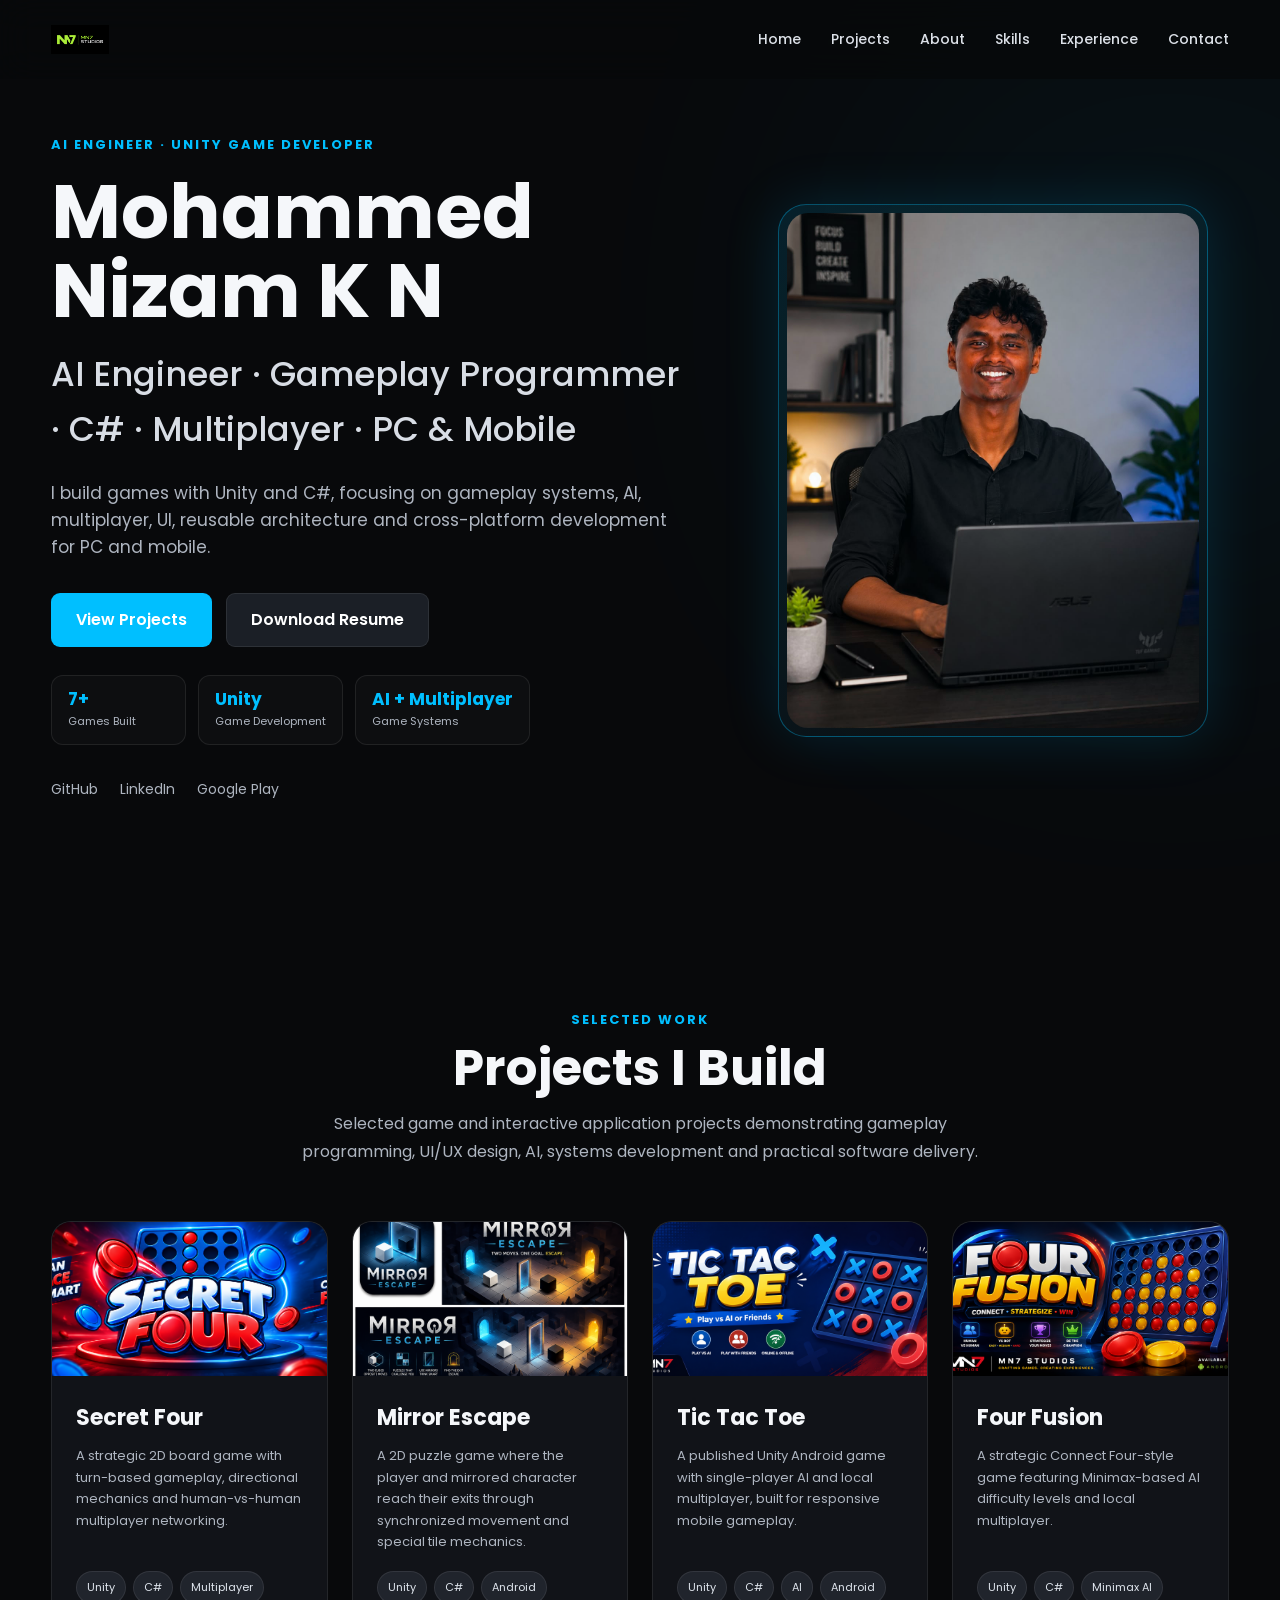
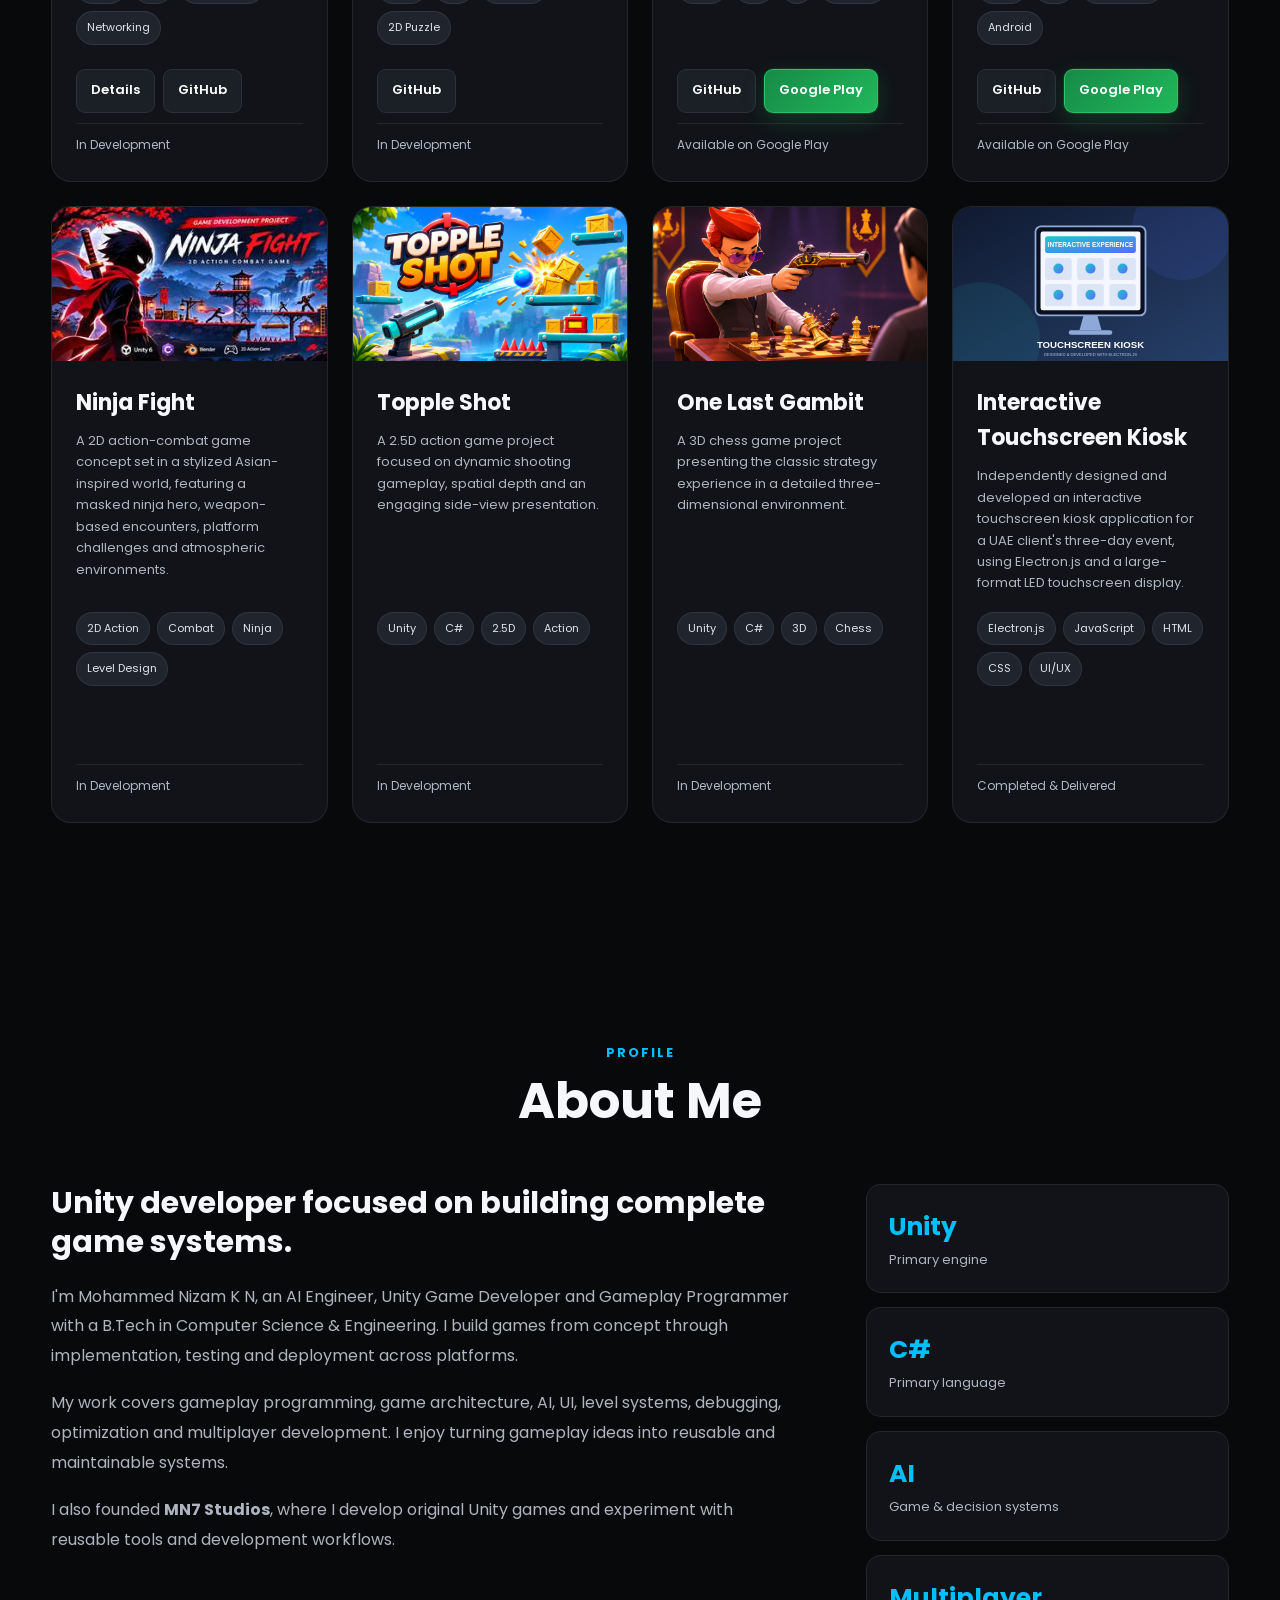
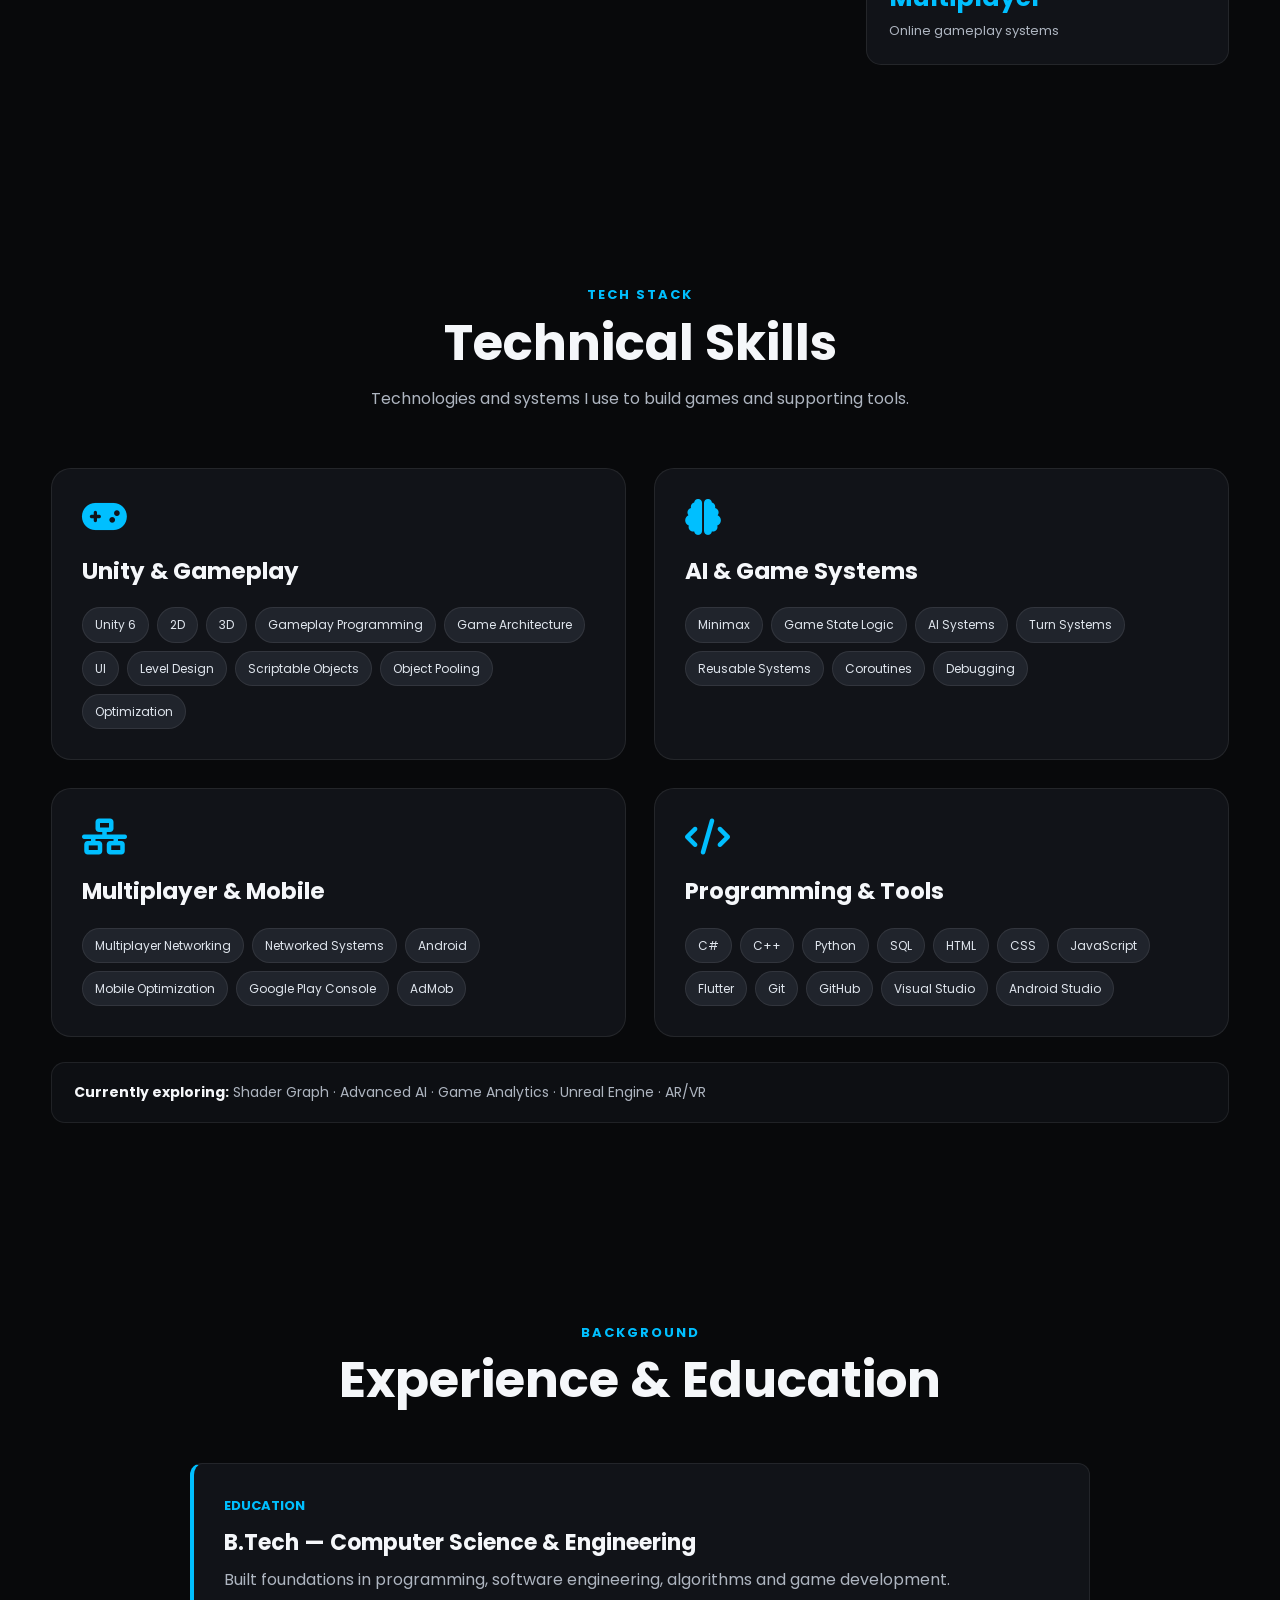
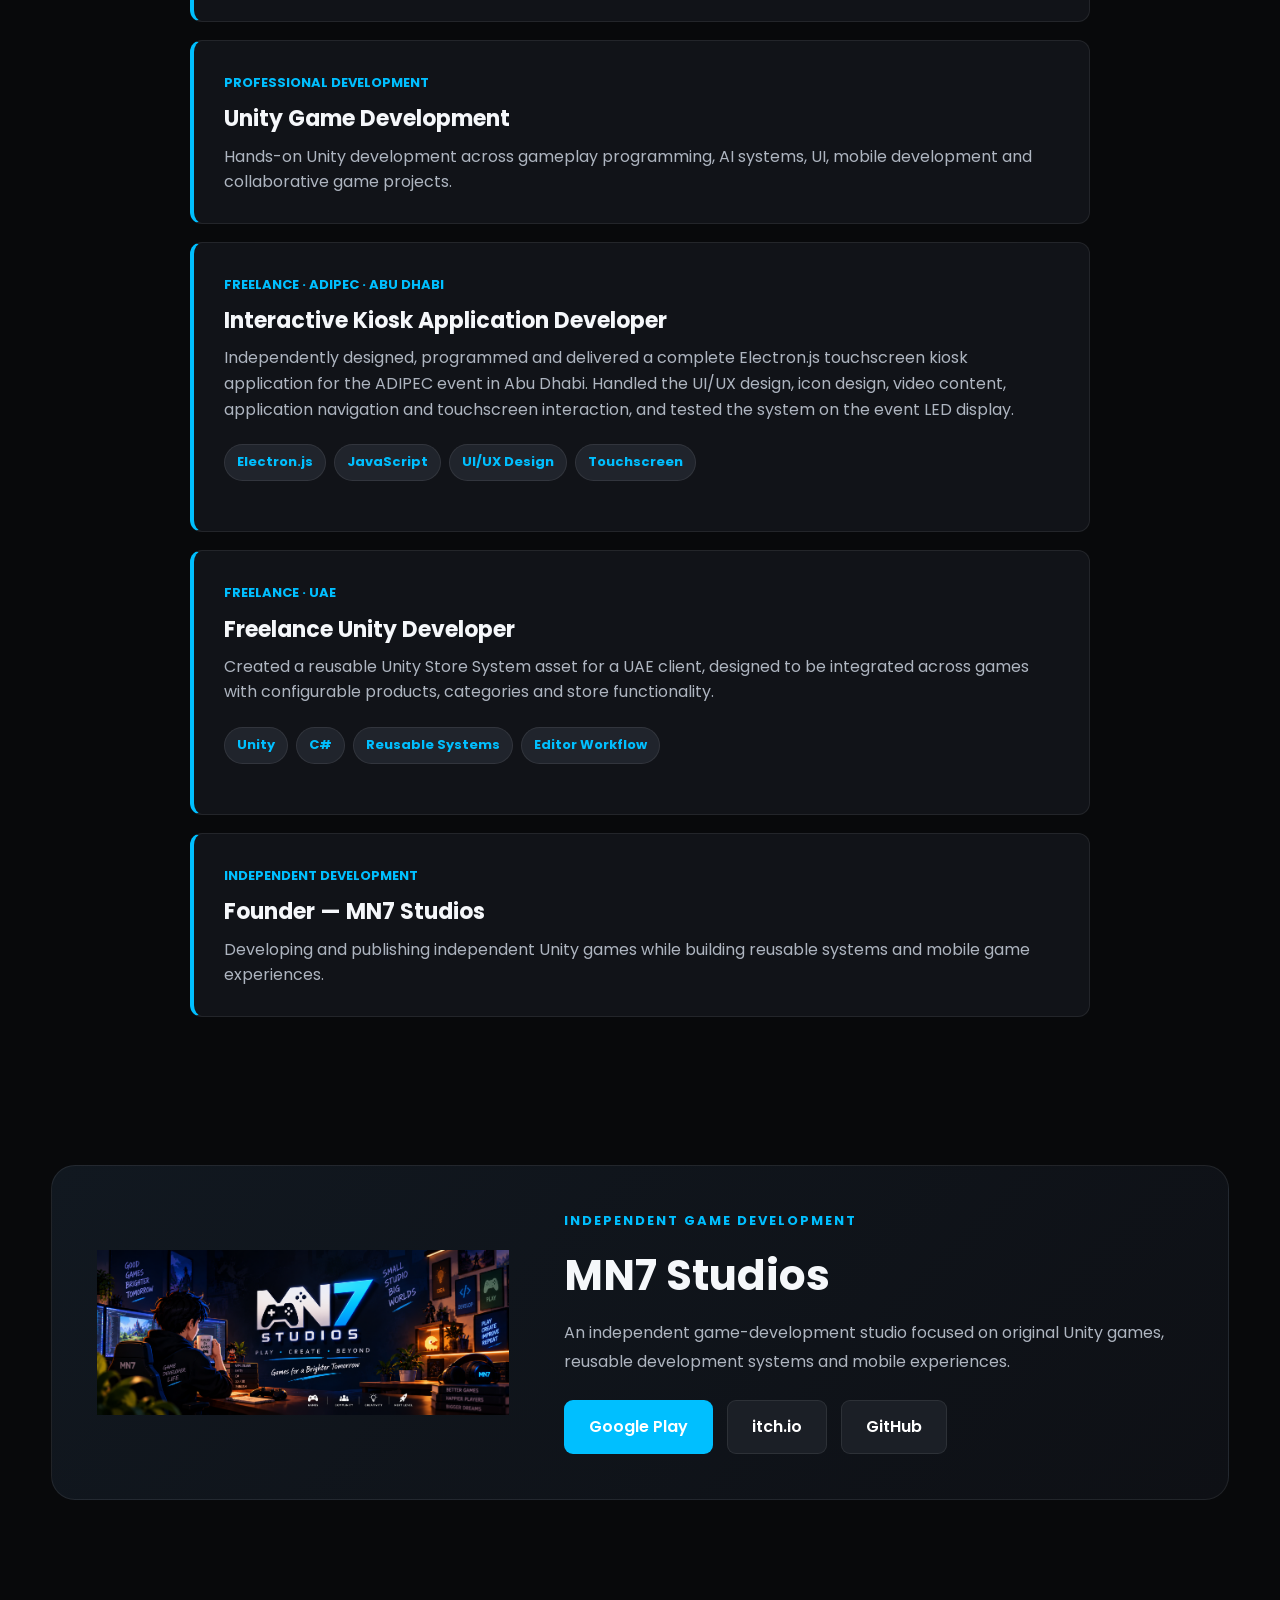
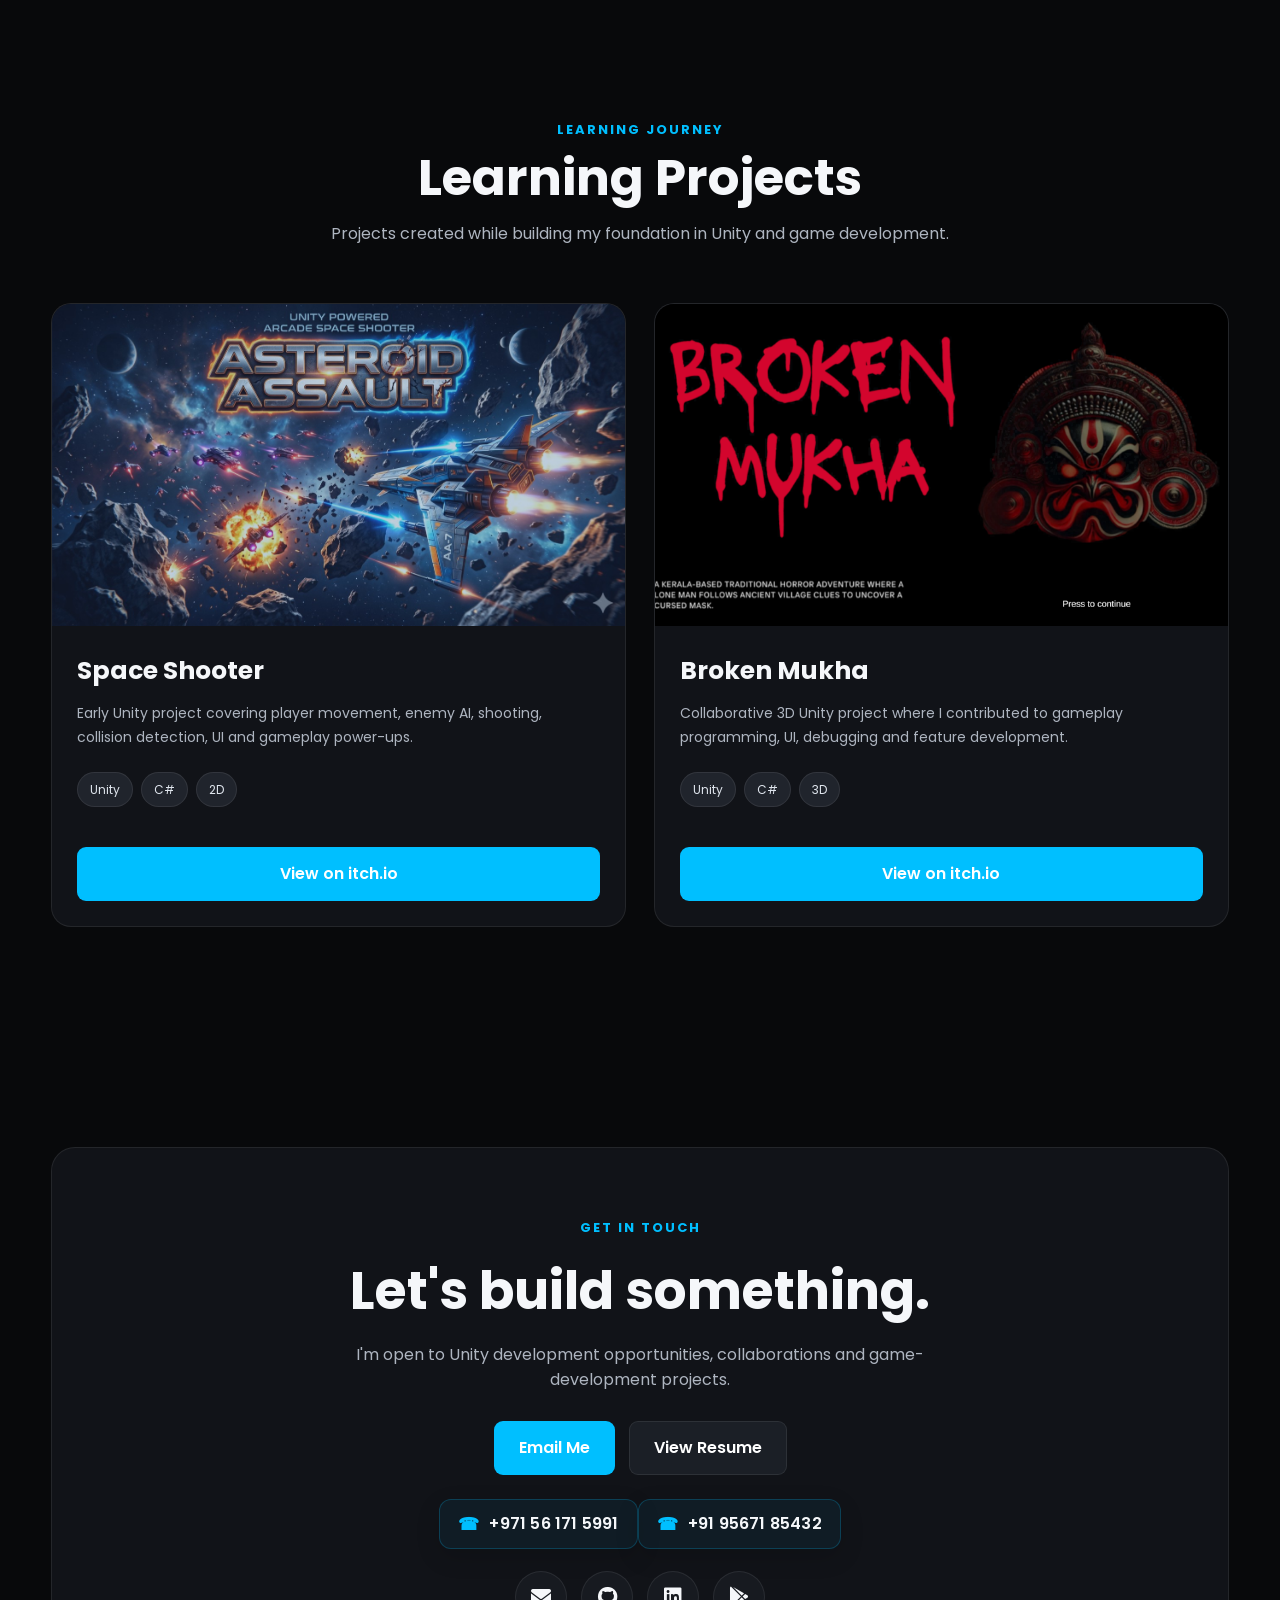
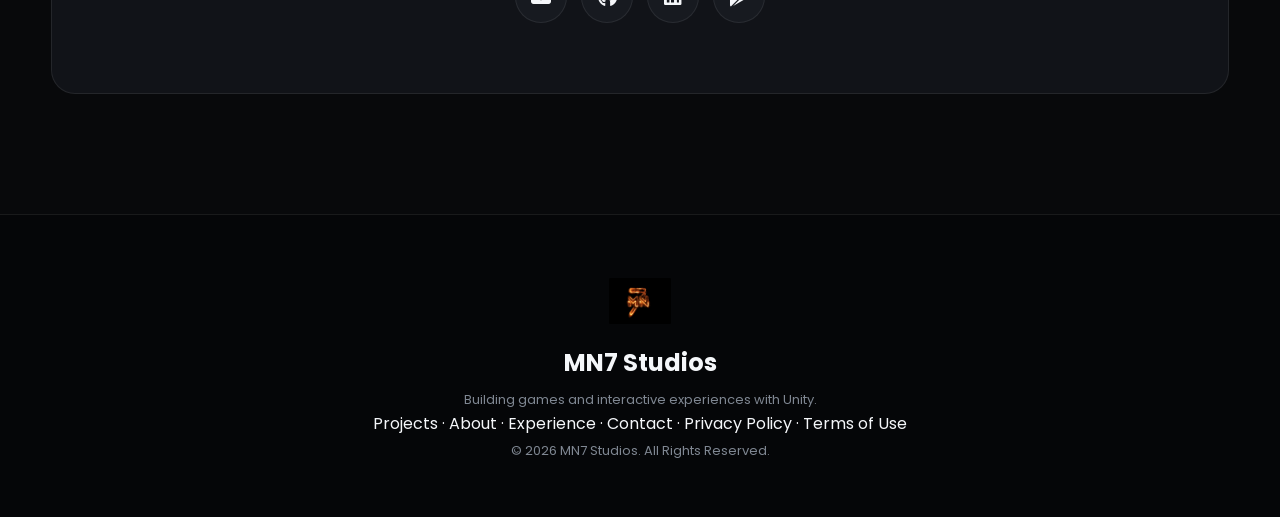
<file: index.html>
<!DOCTYPE html>
<html lang="en">
<head>
    <meta charset="UTF-8">
    <meta name="viewport" content="width=device-width, initial-scale=1.0">

    <title>Mohammed Nizam K N | AI Engineer & Unity Game Developer</title>
    <meta name="description" content="Portfolio of Mohammed Nizam K N, AI Engineer, Unity Game Developer and Gameplay Programmer specializing in C#, AI systems, mobile games, multiplayer systems and Android development.">
    <meta name="author" content="Mohammed Nizam K N">
    <meta name="robots" content="index, follow">

    <meta property="og:title" content="Mohammed Nizam K N | AI Engineer & Unity Game Developer">
    <meta property="og:description" content="AI Engineer and Unity Game Developer building intelligent game systems, mobile games and multiplayer experiences.">
    <meta property="og:type" content="website">
    <meta property="og:url" content="https://nizam77777.github.io/">
    <meta property="og:image" content="https://nizam77777.github.io/assets/images/mirrorescape-banner.png">

    <link rel="icon" href="assets/images/Company Logo.png">
    <link rel="stylesheet" href="style.css">

    <link rel="preconnect" href="https://fonts.googleapis.com">
    <link rel="preconnect" href="https://fonts.gstatic.com" crossorigin>
    <link href="https://fonts.googleapis.com/css2?family=Poppins:wght@300;400;500;600;700;800&display=swap" rel="stylesheet">
    <link rel="stylesheet" href="https://cdnjs.cloudflare.com/ajax/libs/font-awesome/6.7.1/css/all.min.css">
</head>

<body>
<header>
    <nav class="navbar">
        <a class="logo" href="#home" aria-label="MN7 Studios home">
            <img src="assets/images/Company Logo.png" alt="MN7 Studios">
        </a>

        <ul class="nav-links">
            <li><a href="#home">Home</a></li>
            <li><a href="#projects">Projects</a></li>
            <li><a href="about.html">About</a></li>
            <li><a href="#skills">Skills</a></li>
            <li><a href="#experience">Experience</a></li>
            <li><a href="contact.html">Contact</a></li>
        </ul>

        <button class="menu-btn" aria-label="Open navigation menu" aria-expanded="false">☰</button>
    </nav>
</header>

<main>
    <!-- HERO -->
    <section class="hero" id="home">
        <div class="hero-left">
            <p class="eyebrow">AI ENGINEER · UNITY GAME DEVELOPER</p>
            <h1>Mohammed Nizam K N</h1>
            <h2>AI Engineer · Gameplay Programmer · C# · Multiplayer · PC & Mobile</h2>
            <p class="hero-description">
                I build games with Unity and C#, focusing on gameplay systems, AI, multiplayer,
                UI, reusable architecture and cross-platform development for PC and mobile.
            </p>

            <div class="hero-buttons">
                <a href="#projects" class="btn">View Projects</a>
                <a href="assets/resume/Mohammed_Nizam_K_N.pdf" download class="btn secondary">Download Resume</a>
            </div>

            <div class="hero-stats" aria-label="Development highlights">
                <div><strong>7+</strong><span>Games Built</span></div>
                <div><strong>Unity</strong><span>Game Development</span></div>
                <div><strong>AI + Multiplayer</strong><span>Game Systems</span></div>
            </div>

            <div class="hero-links">
                <a href="https://github.com/NIZAM77777" target="_blank" rel="noopener noreferrer">GitHub</a>
                <a href="https://www.linkedin.com/in/mohammed-nizam-k-n/" target="_blank" rel="noopener noreferrer">LinkedIn</a>
                <a href="https://play.google.com/store/apps/dev?id=8452972356469482875" target="_blank" rel="noopener noreferrer">Google Play</a>
            </div>
        </div>

        <div class="hero-right">
            <div class="hero-image-wrap">
                <img src="assets/images/Nizam_2.jpeg" alt="Mohammed Nizam K N">
            </div>
        </div>
    </section>

    <!-- SELECTED PROJECTS -->
    <section class="projects" id="projects">
        <div class="section-title">
            <p class="eyebrow">SELECTED WORK</p>
            <h2>Projects I Build</h2>
            <p>Selected game and interactive application projects demonstrating gameplay programming, UI/UX design, AI, systems development and practical software delivery.</p>
        </div>

        <div class="project-grid project-grid-main">
            <article class="project-card">
                <img src="assets/images/secretfour-banner.png" alt="Secret Four">
                <div class="project-content">
                    <h3>Secret Four</h3>
                    <p>A strategic 2D board game with turn-based gameplay, directional mechanics and human-vs-human multiplayer networking.</p>
                    <div class="tech">
                        <span>Unity</span><span>C#</span><span>Multiplayer</span><span>Networking</span>
                    </div>
                    <div class="project-buttons">
                        <div class="project-actions">
                            <a href="projects/secret-four.html" class="btn secondary">Details</a>
                            <a href="https://github.com/NIZAM77777/Secret-Four" target="_blank" rel="noopener noreferrer" class="btn secondary">GitHub</a>
                        </div>
                        <span class="project-status">In Development</span>
                    </div>
                </div>
            </article>

            <article class="project-card">
                <img src="assets/images/mirrorescape-banner.png" alt="Mirror Escape">
                <div class="project-content">
                    <h3>Mirror Escape</h3>
                    <p>A 2D puzzle game where the player and mirrored character reach their exits through synchronized movement and special tile mechanics.</p>
                    <div class="tech">
                        <span>Unity</span><span>C#</span><span>Android</span><span>2D Puzzle</span>
                    </div>
                    <div class="project-buttons">
                        <div class="project-actions">
                            <a href="https://github.com/NIZAM77777/Mirror-Escape" target="_blank" rel="noopener noreferrer" class="btn secondary">GitHub</a>
                        </div>
                        <span class="project-status">In Development</span>
                    </div>
                </div>
            </article>

            <article class="project-card">
                <img src="assets/images/tictactoe-banner.png" alt="Tic Tac Toe">
                <div class="project-content">
                    <h3>Tic Tac Toe</h3>
                    <p>A published Unity Android game with single-player AI and local multiplayer, built for responsive mobile gameplay.</p>
                    <div class="tech">
                        <span>Unity</span><span>C#</span><span>AI</span><span>Android</span>
                    </div>
                    <div class="project-buttons">
                        <div class="project-actions">
                            <a href="https://github.com/NIZAM77777/TicTacToe" target="_blank" rel="noopener noreferrer" class="btn secondary">GitHub</a>
                            <a href="https://play.google.com/store/apps/details?id=com.mn7studios.tictactoe" target="_blank" rel="noopener noreferrer" class="btn secondary playstore-btn">Google Play</a>
                        </div>
                        <span class="project-status">Available on Google Play</span>
                    </div>
                </div>
            </article>

            <article class="project-card">
                <img src="assets/images/connectfour-banner.png" alt="Four Fusion">
                <div class="project-content">
                    <h3>Four Fusion</h3>
                    <p>A strategic Connect Four-style game featuring Minimax-based AI difficulty levels and local multiplayer.</p>
                    <div class="tech">
                        <span>Unity</span><span>C#</span><span>Minimax AI</span><span>Android</span>
                    </div>
                    <div class="project-buttons">
                        <div class="project-actions">
                            <a href="https://github.com/NIZAM77777/Four_Fusion" target="_blank" rel="noopener noreferrer" class="btn secondary">GitHub</a>
                            <a href="https://play.google.com/store/apps/details?id=com.mn7studio.fourfusion" target="_blank" rel="noopener noreferrer" class="btn secondary playstore-btn">Google Play</a>
                        </div>
                        <span class="project-status">Available on Google Play</span>
                    </div>
                </div>
            </article>

            <article class="project-card ninja-fight-card">
                <img src="assets/images/ninja-fight-banner.jpg" alt="Ninja Fight 2D action combat game artwork">
                <div class="project-content">
                    <h3>Ninja Fight</h3>
                    <p>A 2D action-combat game concept set in a stylized Asian-inspired world, featuring a masked ninja hero, weapon-based encounters, platform challenges and atmospheric environments.</p>
                    <div class="tech">
                        <span>2D Action</span><span>Combat</span><span>Ninja</span><span>Level Design</span>
                    </div>
                    <div class="project-buttons">
                        <div class="project-actions" aria-hidden="true"></div>
                        <span class="project-status">In Development</span>
                    </div>
                </div>
            </article>

            <article class="project-card">
                <img src="assets/images/topple-shot-banner.png" alt="Topple Shot 2.5D game artwork">
                <div class="project-content">
                    <h3>Topple Shot</h3>
                    <p>A 2.5D action game project focused on dynamic shooting gameplay, spatial depth and an engaging side-view presentation.</p>
                    <div class="tech">
                        <span>Unity</span><span>C#</span><span>2.5D</span><span>Action</span>
                    </div>
                    <div class="project-buttons">
                        <div class="project-actions" aria-hidden="true"></div>
                        <span class="project-status">In Development</span>
                    </div>
                </div>
            </article>

            <article class="project-card">
                <img src="assets/images/one-last-gambit-banner.png" alt="One Last Gambit 3D chess game artwork">
                <div class="project-content">
                    <h3>One Last Gambit</h3>
                    <p>A 3D chess game project presenting the classic strategy experience in a detailed three-dimensional environment.</p>
                    <div class="tech">
                        <span>Unity</span><span>C#</span><span>3D</span><span>Chess</span>
                    </div>
                    <div class="project-buttons">
                        <div class="project-actions" aria-hidden="true"></div>
                        <span class="project-status">In Development</span>
                    </div>
                </div>
            </article>

            <article class="project-card">
                <img src="assets/images/kiosk-project-banner.svg" alt="Interactive touchscreen kiosk installation">
                <div class="project-content">
                    <h3>Interactive Touchscreen Kiosk</h3>
                    <p>Independently designed and developed an interactive touchscreen kiosk application for a UAE client's three-day event, using Electron.js and a large-format LED touchscreen display.</p>
                    <div class="tech">
                        <span>Electron.js</span><span>JavaScript</span><span>HTML</span><span>CSS</span><span>UI/UX</span>
                    </div>
                    <div class="project-buttons">
                        <div class="project-actions" aria-hidden="true"></div>
                        <span class="project-status">Completed &amp; Delivered</span>
                    </div>
                </div>
            </article>
        </div>   </section>

    <!-- ABOUT -->
    <section class="about" id="about">
        <div class="section-title">
            <p class="eyebrow">PROFILE</p>
            <h2>About Me</h2>
        </div>

        <div class="about-layout">
            <div class="about-content">
                <h3>Unity developer focused on building complete game systems.</h3>
                <p>
                    I'm Mohammed Nizam K N, an AI Engineer, Unity Game Developer and Gameplay Programmer
                    with a B.Tech in Computer Science & Engineering. I build games from
                    concept through implementation, testing and deployment across platforms.
                </p>
                <p>
                    My work covers gameplay programming, game architecture, AI, UI,
                    level systems, debugging, optimization and multiplayer development.
                    I enjoy turning gameplay ideas into reusable and maintainable systems.
                </p>
                <p>
                    I also founded <strong>MN7 Studios</strong>, where I develop original
                    Unity games and experiment with reusable tools and development workflows.
                </p>
            </div>

            <div class="about-highlights">
                <div class="mini-card"><strong>Unity</strong><span>Primary engine</span></div>
                <div class="mini-card"><strong>C#</strong><span>Primary language</span></div>
                <div class="mini-card"><strong>AI</strong><span>Game & decision systems</span></div>
                <div class="mini-card"><strong>Multiplayer</strong><span>Online gameplay systems</span></div>
            </div>
        </div>
    </section>

    <!-- SKILLS -->
    <section class="skills" id="skills">
        <div class="section-title">
            <p class="eyebrow">TECH STACK</p>
            <h2>Technical Skills</h2>
            <p>Technologies and systems I use to build games and supporting tools.</p>
        </div>

        <div class="skills-grid">
            <div class="skill-card">
                <i class="fa-solid fa-gamepad"></i>
                <h3>Unity & Gameplay</h3>
                <div class="skill-tags">
                    <span>Unity 6</span><span>2D</span><span>3D</span><span>Gameplay Programming</span>
                    <span>Game Architecture</span><span>UI</span><span>Level Design</span>
                    <span>Scriptable Objects</span><span>Object Pooling</span><span>Optimization</span>
                </div>
            </div>

            <div class="skill-card">
                <i class="fa-solid fa-brain"></i>
                <h3>AI & Game Systems</h3>
                <div class="skill-tags">
                    <span>Minimax</span><span>Game State Logic</span><span>AI Systems</span>
                    <span>Turn Systems</span><span>Reusable Systems</span><span>Coroutines</span>
                    <span>Debugging</span>
                </div>
            </div>

            <div class="skill-card">
                <i class="fa-solid fa-network-wired"></i>
                <h3>Multiplayer & Mobile</h3>
                <div class="skill-tags">
                    <span>Multiplayer Networking</span><span>Networked Systems</span><span>Android</span>
                    <span>Mobile Optimization</span><span>Google Play Console</span><span>AdMob</span>
                </div>
            </div>

            <div class="skill-card">
                <i class="fa-solid fa-code"></i>
                <h3>Programming & Tools</h3>
                <div class="skill-tags">
                    <span>C#</span><span>C++</span><span>Python</span><span>SQL</span>
                    <span>HTML</span><span>CSS</span><span>JavaScript</span><span>Flutter</span>
                    <span>Git</span><span>GitHub</span><span>Visual Studio</span><span>Android Studio</span>
                </div>
            </div>
        </div>

        <div class="learning-strip">
            <strong>Currently exploring:</strong>
            Shader Graph · Advanced AI · Game Analytics · Unreal Engine · AR/VR
        </div>
    </section>

    <!-- EXPERIENCE -->
    <section class="experience" id="experience">
        <div class="section-title">
            <p class="eyebrow">BACKGROUND</p>
            <h2>Experience & Education</h2>
        </div>

        <div class="timeline">
            <article class="timeline-item">
                <span>EDUCATION</span>
                <h3>B.Tech — Computer Science & Engineering</h3>
                <p>Built foundations in programming, software engineering, algorithms and game development.</p>
            </article>

            <article class="timeline-item">
                <span>PROFESSIONAL DEVELOPMENT</span>
                <h3>Unity Game Development</h3>
                <p>Hands-on Unity development across gameplay programming, AI systems, UI, mobile development and collaborative game projects.</p>
            </article>

            <article class="timeline-item">
                <span>FREELANCE · ADIPEC · ABU DHABI</span>
                <h3>Interactive Kiosk Application Developer</h3>
                <p>Independently designed, programmed and delivered a complete Electron.js touchscreen kiosk application for the ADIPEC event in Abu Dhabi. Handled the UI/UX design, icon design, video content, application navigation and touchscreen interaction, and tested the system on the event LED display.</p>
                <div class="tech"><span>Electron.js</span><span>JavaScript</span><span>UI/UX Design</span><span>Touchscreen</span></div>
            </article>

            <article class="timeline-item">
                <span>FREELANCE · UAE</span>
                <h3>Freelance Unity Developer</h3>
                <p>Created a reusable Unity Store System asset for a UAE client, designed to be integrated across games with configurable products, categories and store functionality.</p>
                <div class="tech"><span>Unity</span><span>C#</span><span>Reusable Systems</span><span>Editor Workflow</span></div>
            </article>

            <article class="timeline-item">
                <span>INDEPENDENT DEVELOPMENT</span>
                <h3>Founder — MN7 Studios</h3>
                <p>Developing and publishing independent Unity games while building reusable systems and mobile game experiences.</p>
            </article>
        </div>
    </section>

    <!-- MN7 STUDIOS -->
    <section class="studio" id="studio">
        <div class="studio-inner">
            <img src="assets/images/CompanyName.png" alt="MN7 Studios">
            <div>
                <p class="eyebrow">INDEPENDENT GAME DEVELOPMENT</p>
                <h2>MN7 Studios</h2>
                <p>
                    An independent game-development studio focused on original Unity games,
                    reusable development systems and mobile experiences.
                </p>
                <div class="studio-links">
                    <a href="https://play.google.com/store/apps/dev?id=8452972356469482875" target="_blank" rel="noopener noreferrer" class="btn">Google Play</a>
                    <a href="https://itch.io/profile/nizam-mn7" target="_blank" rel="noopener noreferrer" class="btn secondary">itch.io</a>
                    <a href="https://github.com/NIZAM77777" target="_blank" rel="noopener noreferrer" class="btn secondary">GitHub</a>
                </div>
            </div>
        </div>
    </section>

    <!-- EARLIER PROJECTS -->
    <section class="journey" id="earlier-projects">
        <div class="section-title">
            <p class="eyebrow">LEARNING JOURNEY</p>
            <h2>Learning Projects</h2>
            <p>Projects created while building my foundation in Unity and game development.</p>
        </div>

        <div class="journey-grid">
            <article class="journey-card">
                <img src="assets/images/spaceshooter-banner.jpg" alt="Space Shooter">
                <div class="journey-content">
                    <h3>Space Shooter</h3>
                    <p>Early Unity project covering player movement, enemy AI, shooting, collision detection, UI and gameplay power-ups.</p>
                    <div class="tech"><span>Unity</span><span>C#</span><span>2D</span></div>
                    <a href="https://itch.io/profile/nizam-mn7" target="_blank" rel="noopener noreferrer" class="btn">View on itch.io</a>
                </div>
            </article>

            <article class="journey-card">
                <img src="assets/images/brokenmukha-banner.png" alt="Broken Mukha">
                <div class="journey-content">
                    <h3>Broken Mukha</h3>
                    <p>Collaborative 3D Unity project where I contributed to gameplay programming, UI, debugging and feature development.</p>
                    <div class="tech"><span>Unity</span><span>C#</span><span>3D</span></div>
                    <a href="https://itch.io/profile/nizam-mn7" target="_blank" rel="noopener noreferrer" class="btn">View on itch.io</a>
                </div>
            </article>
        </div>
    </section>

    <!-- CONTACT -->
    <section class="contact" id="contact">
        <div class="contact-panel">
            <p class="eyebrow">GET IN TOUCH</p>
            <h2>Let's build something.</h2>
            <p>I'm open to Unity development opportunities, collaborations and game-development projects.</p>

            <div class="contact-actions">
                <a href="mailto:mohammednizamkn217@gmail.com" class="btn">Email Me</a>
                <a href="assets/resume/Mohammed_Nizam_K_N.pdf" target="_blank" class="btn secondary">View Resume</a>
            </div>

            <div class="contact-phone">
                <a href="tel:+971561715991" aria-label="Call Mohammed Nizam in UAE">+971 56 171 5991</a>
                <a href="tel:+919567185432" aria-label="Call Mohammed Nizam in India">+91 95671 85432</a>
            </div>

            <div class="contact-icons">
                <a href="mailto:mohammednizamkn217@gmail.com" aria-label="Email Mohammed Nizam"><i class="fas fa-envelope"></i></a>
                <a href="https://github.com/NIZAM77777" target="_blank" rel="noopener noreferrer" aria-label="GitHub"><i class="fab fa-github"></i></a>
                <a href="https://www.linkedin.com/in/mohammed-nizam-k-n/" target="_blank" rel="noopener noreferrer" aria-label="LinkedIn"><i class="fab fa-linkedin"></i></a>
                <a href="https://play.google.com/store/apps/dev?id=8452972356469482875" target="_blank" rel="noopener noreferrer" aria-label="Google Play"><i class="fab fa-google-play"></i></a>
            </div>
        </div>
    </section>
</main>

<footer>
    <img src="assets/images/mn7-logo.jpg" alt="MN7 Studios logo">
    <h2>MN7 Studios</h2>
    <p>Building games and interactive experiences with Unity.</p>
    <nav aria-label="Footer navigation">
        <a href="#projects">Projects</a> ·
        <a href="#about">About</a> ·
        <a href="#experience">Experience</a> ·
        <a href="#contact">Contact</a> ·
        <a href="privacy-policy.html">Privacy Policy</a> ·
        <a href="terms.html">Terms of Use</a>
    </nav>
    <p>© 2026 MN7 Studios. All Rights Reserved.</p>
</footer>

<button id="topBtn" aria-label="Back to top">↑</button>
<script src="script.js"></script>
</body>
</html>
</file>
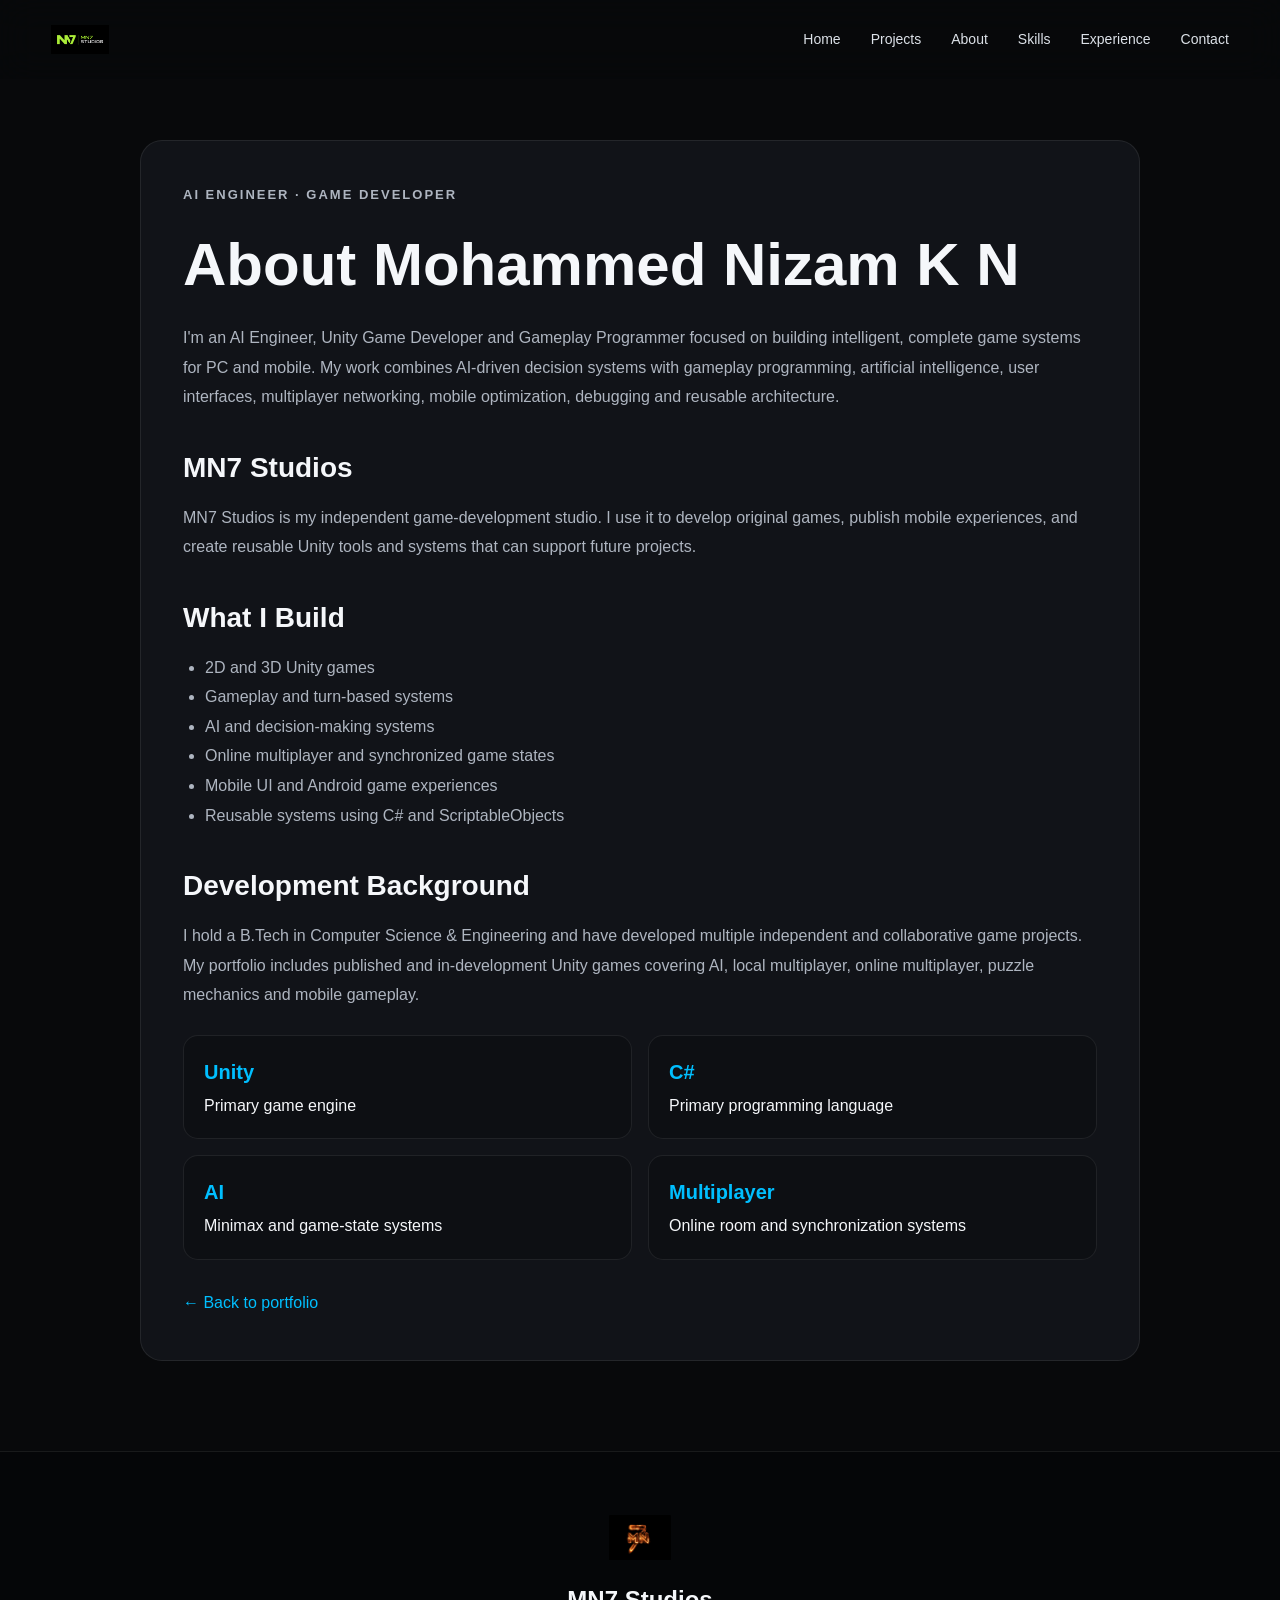
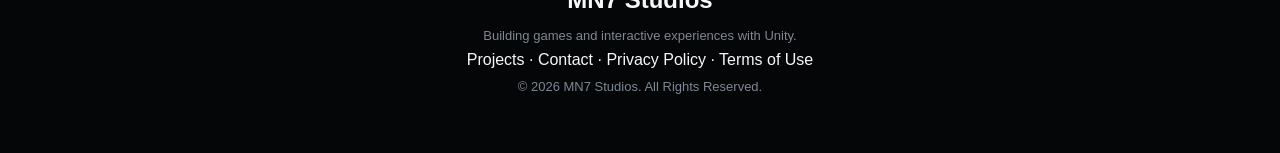
<file: about.html>
<!DOCTYPE html>
<html lang="en"><head>
<meta charset="UTF-8"><meta name="viewport" content="width=device-width, initial-scale=1.0">
<title>About Mohammed Nizam K N | AI Engineer & Unity Game Developer</title>
<meta name="description" content="About Mohammed Nizam K N, AI Engineer, Unity Game Developer, Gameplay Programmer and founder of MN7 Studios.">
<meta name="robots" content="index, follow"><link rel="icon" href="assets/images/Company Logo.png"><link rel="stylesheet" href="style.css">
<style>
.inner-page{width:min(1000px,92%);margin:auto;padding:140px 0 90px}.card{background:var(--surface);border:1px solid var(--border);border-radius:22px;padding:42px}.card h1{font-size:clamp(38px,6vw,60px);margin:10px 0}.card h2{font-size:28px;margin:34px 0 12px}.card p,.card li{color:var(--muted);line-height:1.85}.card ul{padding-left:22px}.grid{display:grid;grid-template-columns:repeat(2,1fr);gap:16px;margin-top:25px}.mini{background:#0d0f13;border:1px solid var(--border);border-radius:15px;padding:20px}.mini strong{display:block;color:var(--accent);font-size:20px;margin-bottom:5px}.back{margin-top:28px}.back a{color:var(--accent)}@media(max-width:700px){.inner-page{padding-top:110px}.card{padding:28px 22px}.grid{grid-template-columns:1fr}}
</style></head>
<body>
<header><nav class="navbar"><a class="logo" href="index.html#home"><img src="assets/images/Company Logo.png" alt="MN7 Studios"></a><ul class="nav-links"><li><a href="index.html#home">Home</a></li><li><a href="index.html#projects">Projects</a></li><li><a href="index.html#about">About</a></li><li><a href="index.html#skills">Skills</a></li><li><a href="index.html#experience">Experience</a></li><li><a href="index.html#contact">Contact</a></li></ul><a class="menu-btn" href="index.html" aria-label="Back to portfolio">←</a></nav></header>
<main class="inner-page"><article class="card">
<p class="eyebrow">AI ENGINEER · GAME DEVELOPER</p><h1>About Mohammed Nizam K N</h1>
<p>I'm an AI Engineer, Unity Game Developer and Gameplay Programmer focused on building intelligent, complete game systems for PC and mobile. My work combines AI-driven decision systems with gameplay programming, artificial intelligence, user interfaces, multiplayer networking, mobile optimization, debugging and reusable architecture.</p>
<h2>MN7 Studios</h2><p>MN7 Studios is my independent game-development studio. I use it to develop original games, publish mobile experiences, and create reusable Unity tools and systems that can support future projects.</p>
<h2>What I Build</h2><ul><li>2D and 3D Unity games</li><li>Gameplay and turn-based systems</li><li>AI and decision-making systems</li><li>Online multiplayer and synchronized game states</li><li>Mobile UI and Android game experiences</li><li>Reusable systems using C# and ScriptableObjects</li></ul>
<h2>Development Background</h2><p>I hold a B.Tech in Computer Science & Engineering and have developed multiple independent and collaborative game projects. My portfolio includes published and in-development Unity games covering AI, local multiplayer, online multiplayer, puzzle mechanics and mobile gameplay.</p>
<div class="grid"><div class="mini"><strong>Unity</strong><span>Primary game engine</span></div><div class="mini"><strong>C#</strong><span>Primary programming language</span></div><div class="mini"><strong>AI</strong><span>Minimax and game-state systems</span></div><div class="mini"><strong>Multiplayer</strong><span>Online room and synchronization systems</span></div></div>
<p class="back"><a href="index.html">← Back to portfolio</a></p>
</article></main>
<footer><img src="assets/images/mn7-logo.jpg" alt="MN7 Studios logo"><h2>MN7 Studios</h2><p>Building games and interactive experiences with Unity.</p><nav aria-label="Footer navigation"><a href="index.html#projects">Projects</a> · <a href="index.html#contact">Contact</a> · <a href="privacy-policy.html">Privacy Policy</a> · <a href="terms.html">Terms of Use</a></nav><p>© 2026 MN7 Studios. All Rights Reserved.</p></footer>
</body></html>
</file>
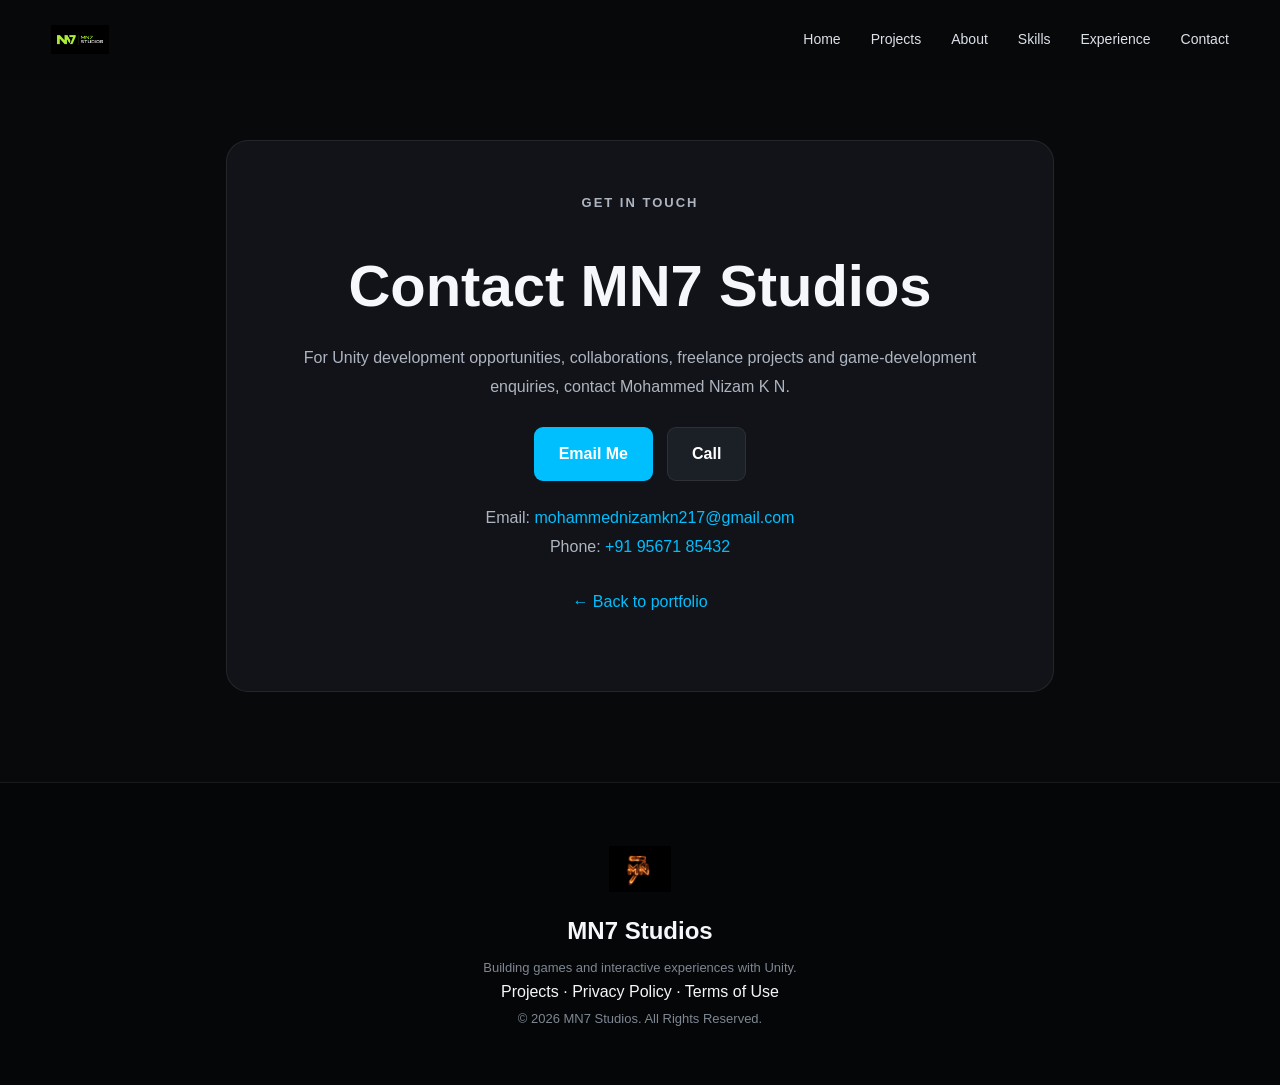
<file: contact.html>
<!DOCTYPE html>
<html lang="en"><head>
<meta charset="UTF-8"><meta name="viewport" content="width=device-width, initial-scale=1.0">
<title>Contact | MN7 Studios</title>
<meta name="description" content="Contact MN7 Studios and Mohammed Nizam K N for Unity development opportunities, collaborations and game-development projects.">
<meta name="robots" content="index, follow"><link rel="icon" href="assets/images/Company Logo.png"><link rel="stylesheet" href="style.css">
<style>
.inner-page{width:min(900px,92%);margin:auto;padding:140px 0 90px}.card{text-align:center;background:var(--surface);border:1px solid var(--border);border-radius:22px;padding:50px}.card h1{font-size:clamp(38px,6vw,58px);margin:10px 0}.card p{color:var(--muted);line-height:1.85;max-width:700px;margin:0 auto 25px}.actions{display:flex;justify-content:center;gap:14px;flex-wrap:wrap;margin-top:25px}.back{margin-top:28px}.back a{color:var(--accent)}@media(max-width:600px){.inner-page{padding-top:110px}.card{padding:35px 22px}.actions .btn{width:100%}}
</style></head>
<body><header><nav class="navbar"><a class="logo" href="index.html#home"><img src="assets/images/Company Logo.png" alt="MN7 Studios"></a><ul class="nav-links"><li><a href="index.html#home">Home</a></li><li><a href="index.html#projects">Projects</a></li><li><a href="index.html#about">About</a></li><li><a href="index.html#skills">Skills</a></li><li><a href="index.html#experience">Experience</a></li><li><a href="index.html#contact">Contact</a></li></ul><a class="menu-btn" href="index.html" aria-label="Back to portfolio">←</a></nav></header>
<main class="inner-page"><section class="card"><p class="eyebrow">GET IN TOUCH</p><h1>Contact MN7 Studios</h1><p>For Unity development opportunities, collaborations, freelance projects and game-development enquiries, contact Mohammed Nizam K N.</p><div class="actions"><a class="btn" href="mailto:mohammednizamkn217@gmail.com">Email Me</a><a class="btn secondary" href="tel:+919567185432">Call</a></div><p style="margin-top:22px">Email: <a href="mailto:mohammednizamkn217@gmail.com" style="color:var(--accent)">mohammednizamkn217@gmail.com</a><br>Phone: <a href="tel:+919567185432" style="color:var(--accent)">+91 95671 85432</a></p><p class="back"><a href="index.html">← Back to portfolio</a></p></section></main>
<footer><img src="assets/images/mn7-logo.jpg" alt="MN7 Studios logo"><h2>MN7 Studios</h2><p>Building games and interactive experiences with Unity.</p><nav aria-label="Footer navigation"><a href="index.html#projects">Projects</a> · <a href="privacy-policy.html">Privacy Policy</a> · <a href="terms.html">Terms of Use</a></nav><p>© 2026 MN7 Studios. All Rights Reserved.</p></footer></body></html>
</file>
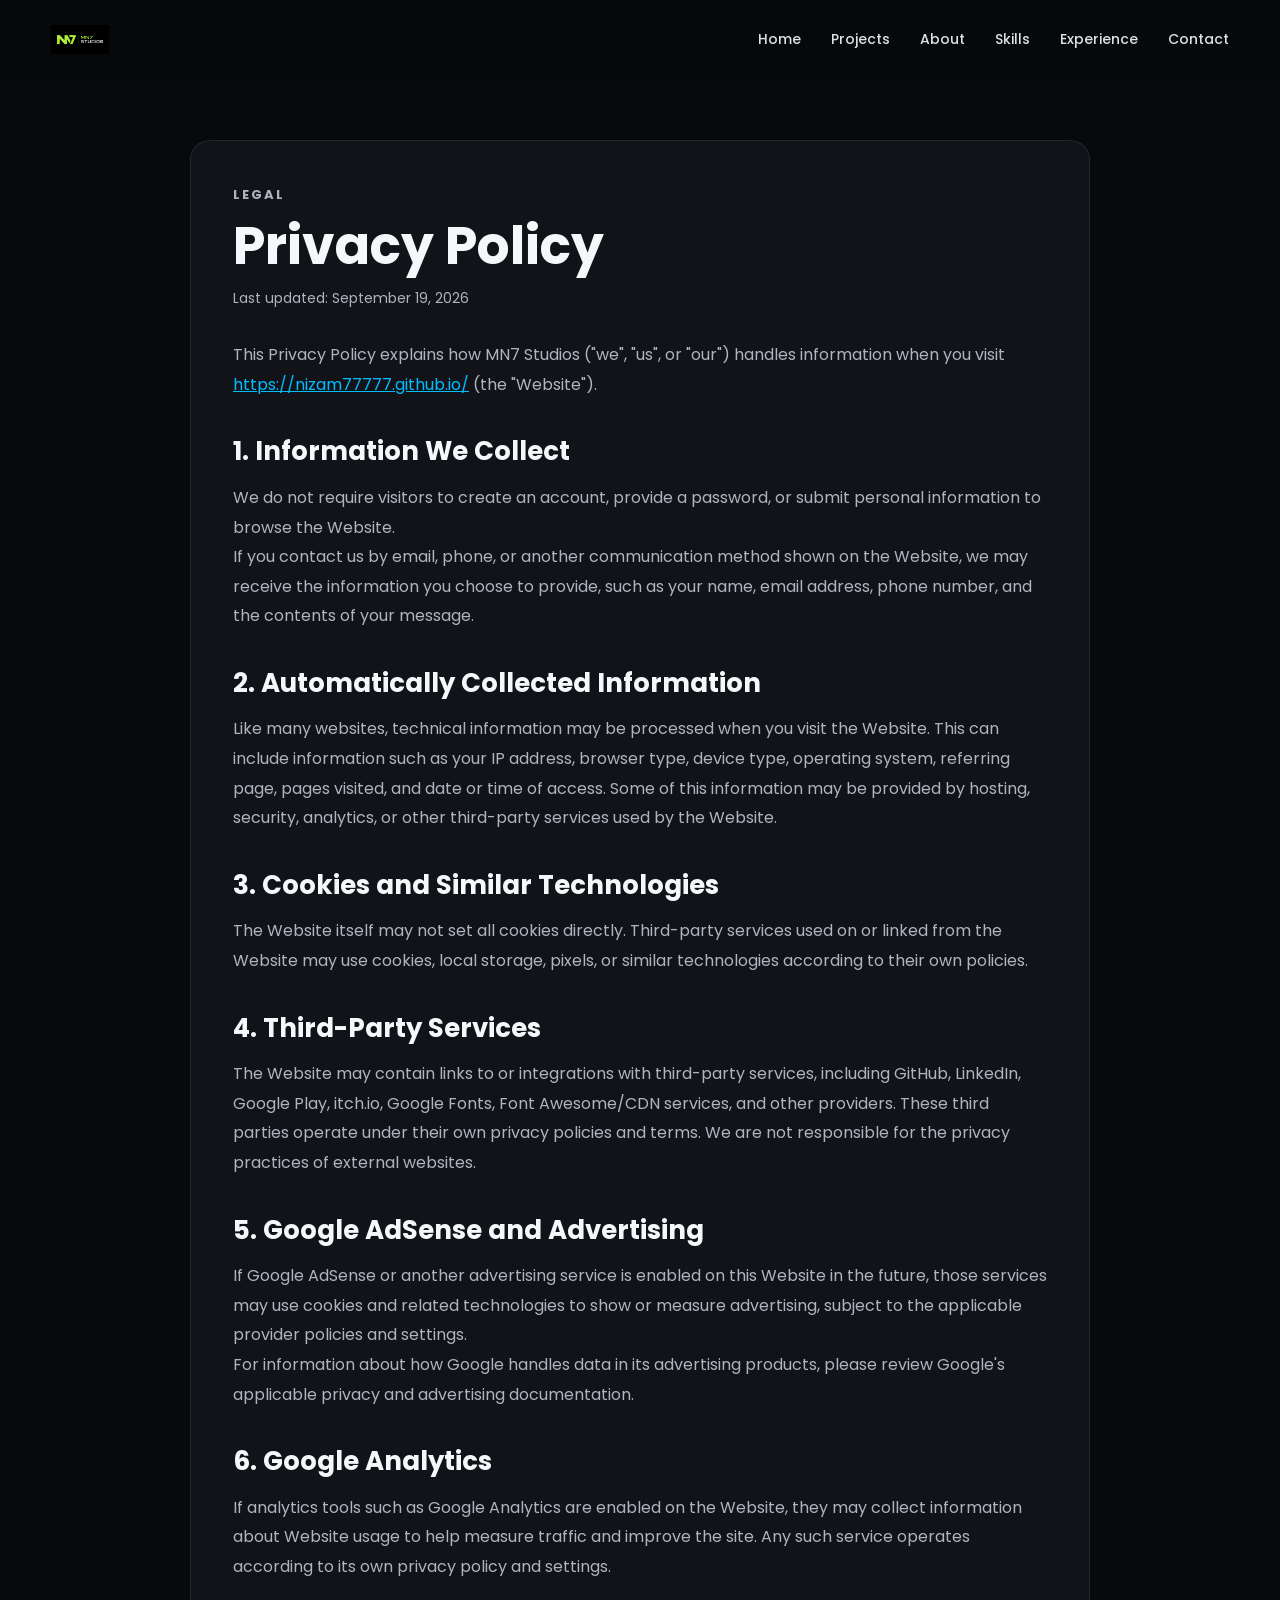
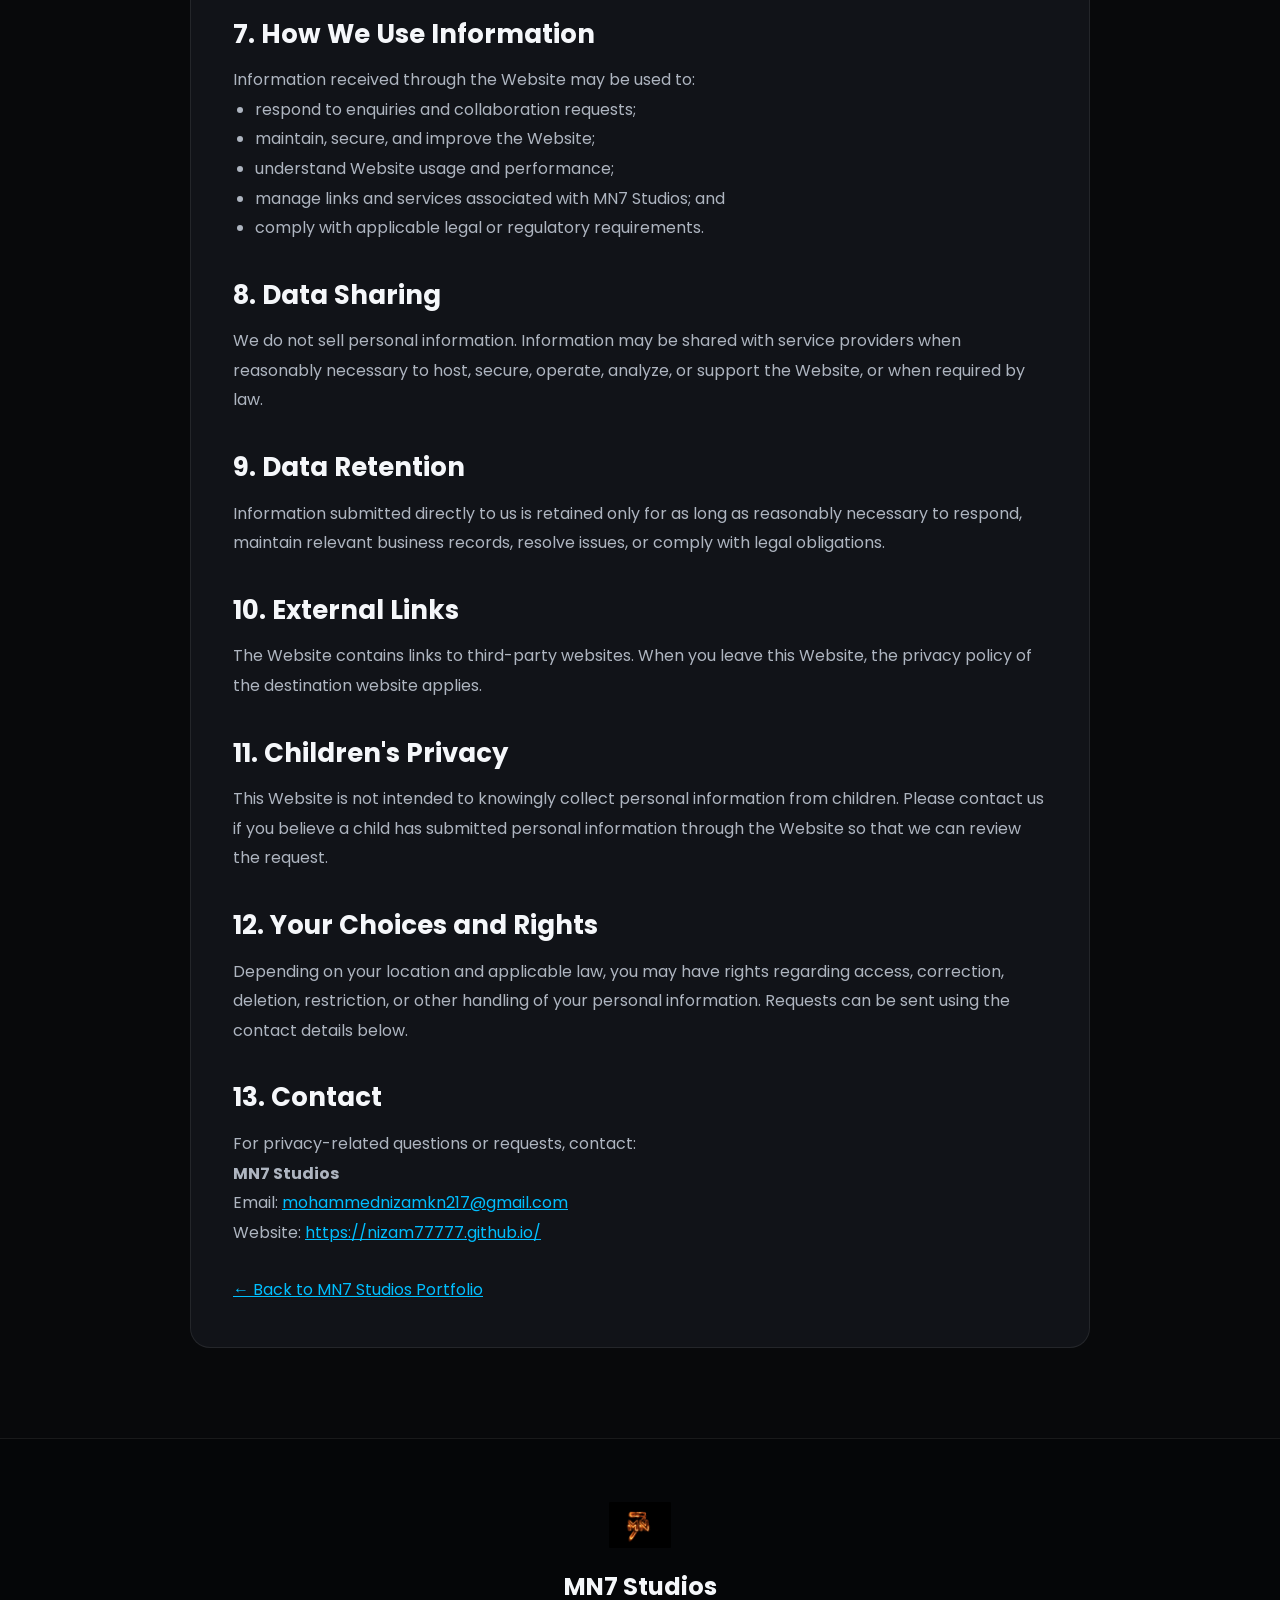
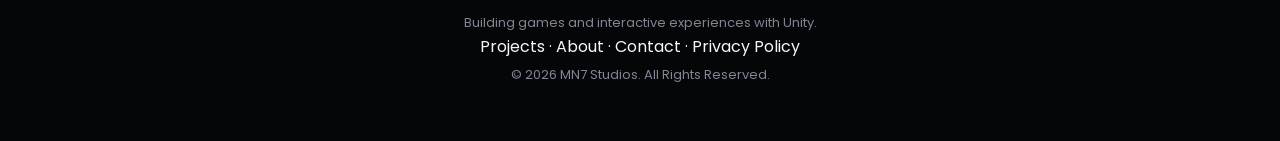
<file: privacy-policy.html>
<!DOCTYPE html>
<html lang="en">
<head>
    <meta charset="UTF-8">
    <meta name="viewport" content="width=device-width, initial-scale=1.0">
    <title>Privacy Policy | MN7 Studios</title>
    <meta name="description" content="Privacy Policy for the MN7 Studios website.">
    <meta name="robots" content="index, follow">
    <link rel="icon" href="assets/images/Company Logo.png">
    <link rel="stylesheet" href="style.css">
    <link rel="preconnect" href="https://fonts.googleapis.com">
    <link rel="preconnect" href="https://fonts.gstatic.com" crossorigin>
    <link href="https://fonts.googleapis.com/css2?family=Poppins:wght@300;400;500;600;700;800&display=swap" rel="stylesheet">
    <style>
        .policy-page { width:min(900px,92%); margin:0 auto; padding:140px 0 90px; }
        .policy-page .policy-card { background:var(--surface); border:1px solid var(--border); border-radius:20px; padding:42px; }
        .policy-page h1 { font-size:clamp(36px,5vw,52px); line-height:1.1; margin:10px 0 12px; }
        .policy-page h2 { font-size:26px; margin:32px 0 10px; }
        .policy-page h3 { font-size:19px; margin:24px 0 8px; }
        .policy-page p, .policy-page li { color:var(--muted); line-height:1.85; }
        .policy-page ul { padding-left:22px; }
        .policy-page a { color:var(--accent); text-decoration:underline; }
        .policy-meta { color:var(--muted); font-size:14px; margin-bottom:28px; }
        .policy-back { margin-top:28px; }
        @media(max-width:600px){ .policy-page { padding-top:110px; } .policy-page .policy-card { padding:26px 22px; } }
    </style>
</head>
<body>
<header>
    <nav class="navbar">
        <a class="logo" href="index.html" aria-label="MN7 Studios home">
            <img src="assets/images/Company Logo.png" alt="MN7 Studios">
        </a>
        <ul class="nav-links">
            <li><a href="index.html#home">Home</a></li>
            <li><a href="index.html#projects">Projects</a></li>
            <li><a href="index.html#about">About</a></li>
            <li><a href="index.html#skills">Skills</a></li>
            <li><a href="index.html#experience">Experience</a></li>
            <li><a href="index.html#contact">Contact</a></li>
        </ul>
        <a class="menu-btn" href="index.html" aria-label="Back to portfolio">←</a>
    </nav>
</header>

<main class="policy-page">
    <div class="policy-card">
        <p class="eyebrow">LEGAL</p>
        <h1>Privacy Policy</h1>
        <p class="policy-meta">Last updated: September 19, 2026</p>

        <p>
            This Privacy Policy explains how MN7 Studios ("we", "us", or "our") handles information
            when you visit <a href="https://nizam77777.github.io/">https://nizam77777.github.io/</a>
            (the "Website").
        </p>

        <h2>1. Information We Collect</h2>
        <p>
            We do not require visitors to create an account, provide a password, or submit personal
            information to browse the Website.
        </p>
        <p>
            If you contact us by email, phone, or another communication method shown on the Website,
            we may receive the information you choose to provide, such as your name, email address,
            phone number, and the contents of your message.
        </p>

        <h2>2. Automatically Collected Information</h2>
        <p>
            Like many websites, technical information may be processed when you visit the Website.
            This can include information such as your IP address, browser type, device type,
            operating system, referring page, pages visited, and date or time of access.
            Some of this information may be provided by hosting, security, analytics, or other
            third-party services used by the Website.
        </p>

        <h2>3. Cookies and Similar Technologies</h2>
        <p>
            The Website itself may not set all cookies directly. Third-party services used on or
            linked from the Website may use cookies, local storage, pixels, or similar technologies
            according to their own policies.
        </p>

        <h2>4. Third-Party Services</h2>
        <p>
            The Website may contain links to or integrations with third-party services, including
            GitHub, LinkedIn, Google Play, itch.io, Google Fonts, Font Awesome/CDN services, and
            other providers. These third parties operate under their own privacy policies and terms.
            We are not responsible for the privacy practices of external websites.
        </p>

        <h2>5. Google AdSense and Advertising</h2>
        <p>
            If Google AdSense or another advertising service is enabled on this Website in the future,
            those services may use cookies and related technologies to show or measure advertising,
            subject to the applicable provider policies and settings.
        </p>
        <p>
            For information about how Google handles data in its advertising products, please review
            Google's applicable privacy and advertising documentation.
        </p>

        <h2>6. Google Analytics</h2>
        <p>
            If analytics tools such as Google Analytics are enabled on the Website, they may collect
            information about Website usage to help measure traffic and improve the site. Any such
            service operates according to its own privacy policy and settings.
        </p>

        <h2>7. How We Use Information</h2>
        <p>Information received through the Website may be used to:</p>
        <ul>
            <li>respond to enquiries and collaboration requests;</li>
            <li>maintain, secure, and improve the Website;</li>
            <li>understand Website usage and performance;</li>
            <li>manage links and services associated with MN7 Studios; and</li>
            <li>comply with applicable legal or regulatory requirements.</li>
        </ul>

        <h2>8. Data Sharing</h2>
        <p>
            We do not sell personal information. Information may be shared with service providers
            when reasonably necessary to host, secure, operate, analyze, or support the Website,
            or when required by law.
        </p>

        <h2>9. Data Retention</h2>
        <p>
            Information submitted directly to us is retained only for as long as reasonably necessary
            to respond, maintain relevant business records, resolve issues, or comply with legal
            obligations.
        </p>

        <h2>10. External Links</h2>
        <p>
            The Website contains links to third-party websites. When you leave this Website, the
            privacy policy of the destination website applies.
        </p>

        <h2>11. Children's Privacy</h2>
        <p>
            This Website is not intended to knowingly collect personal information from children.
            Please contact us if you believe a child has submitted personal information through the
            Website so that we can review the request.
        </p>

        <h2>12. Your Choices and Rights</h2>
        <p>
            Depending on your location and applicable law, you may have rights regarding access,
            correction, deletion, restriction, or other handling of your personal information.
            Requests can be sent using the contact details below.
        </p>

        <h2>13. Contact</h2>
        <p>
            For privacy-related questions or requests, contact:
        </p>
        <p>
            <strong>MN7 Studios</strong><br>
            Email: <a href="mailto:mohammednizamkn217@gmail.com">mohammednizamkn217@gmail.com</a><br>
            Website: <a href="https://nizam77777.github.io/">https://nizam77777.github.io/</a>
        </p>

        <p class="policy-back">
            <a href="index.html">← Back to MN7 Studios Portfolio</a>
        </p>
    </div>
</main>

<footer>
    <img src="assets/images/mn7-logo.jpg" alt="MN7 Studios logo">
    <h2>MN7 Studios</h2>
    <p>Building games and interactive experiences with Unity.</p>
    <nav aria-label="Footer navigation">
        <a href="index.html#projects">Projects</a> ·
        <a href="index.html#about">About</a> ·
        <a href="index.html#contact">Contact</a> ·
        <a href="privacy-policy.html">Privacy Policy</a>
    </nav>
    <p>© 2026 MN7 Studios. All Rights Reserved.</p>
</footer>
</body>
</html>
</file>
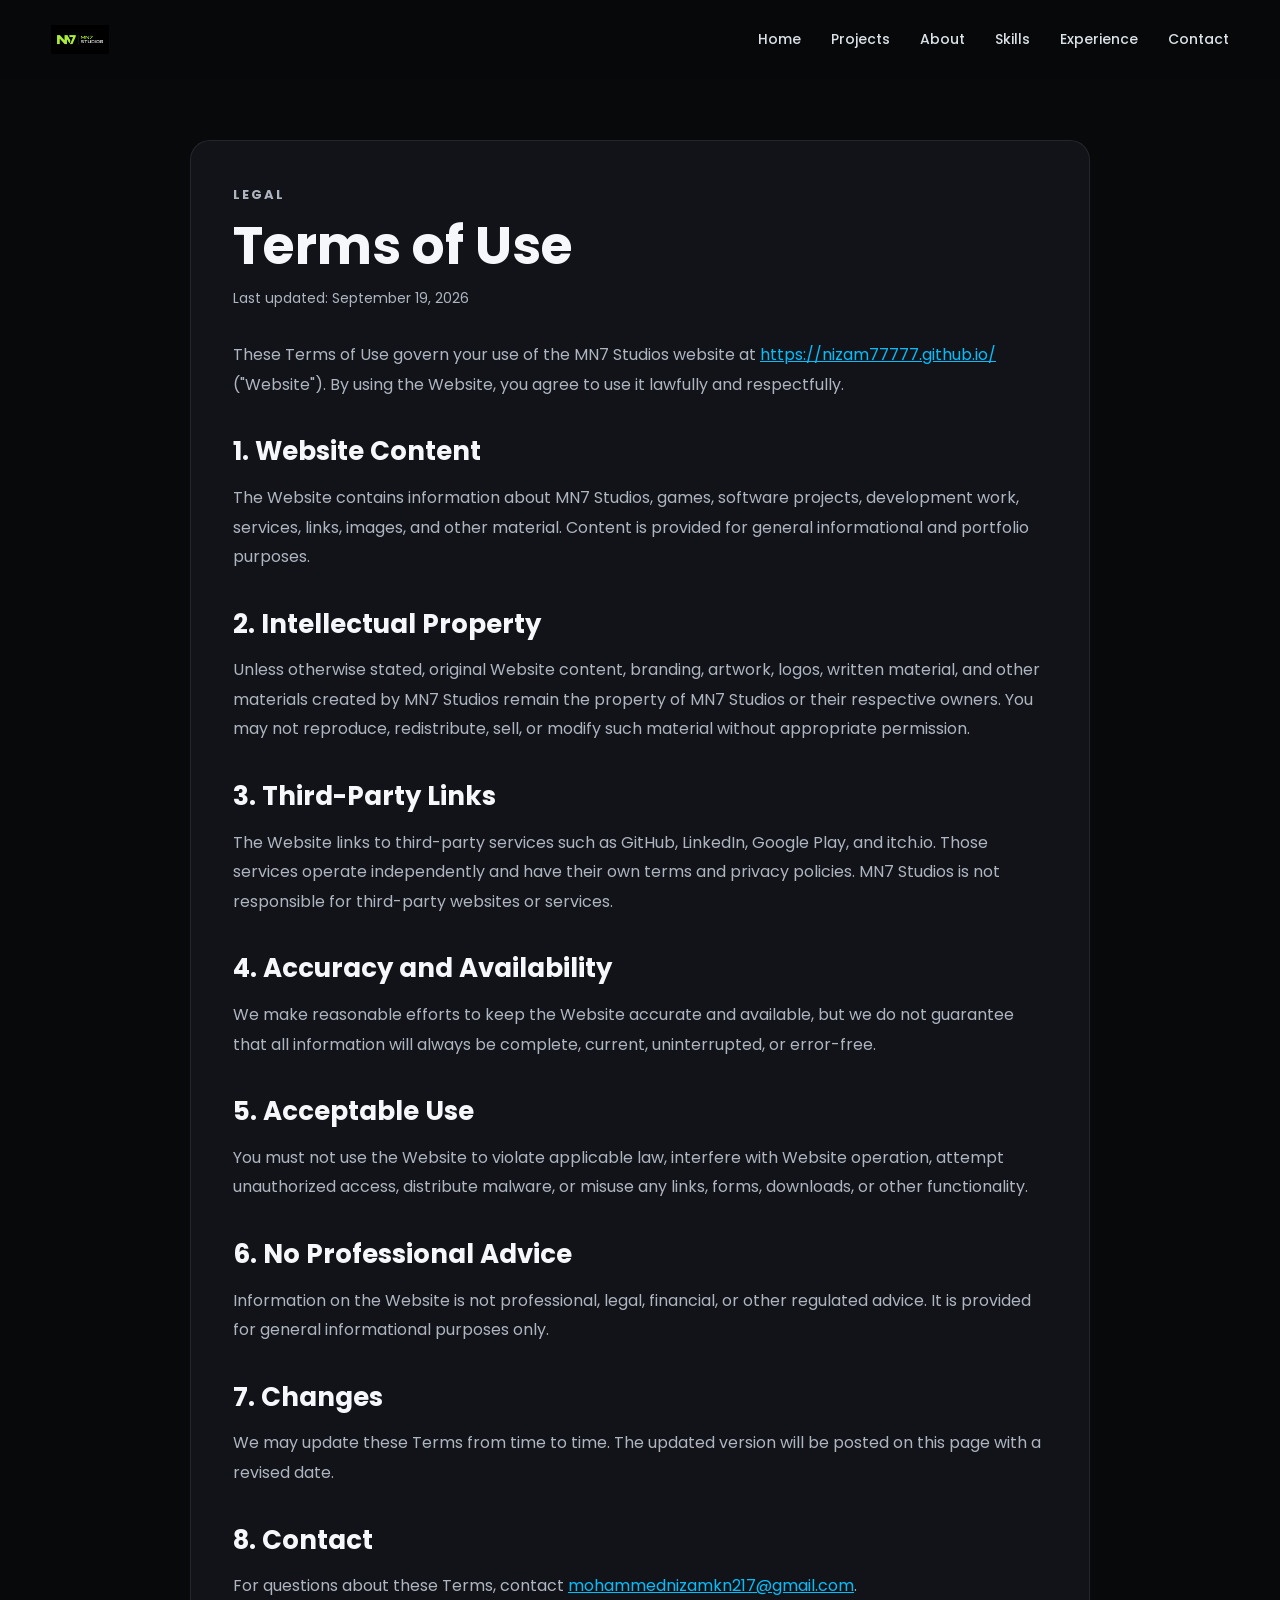
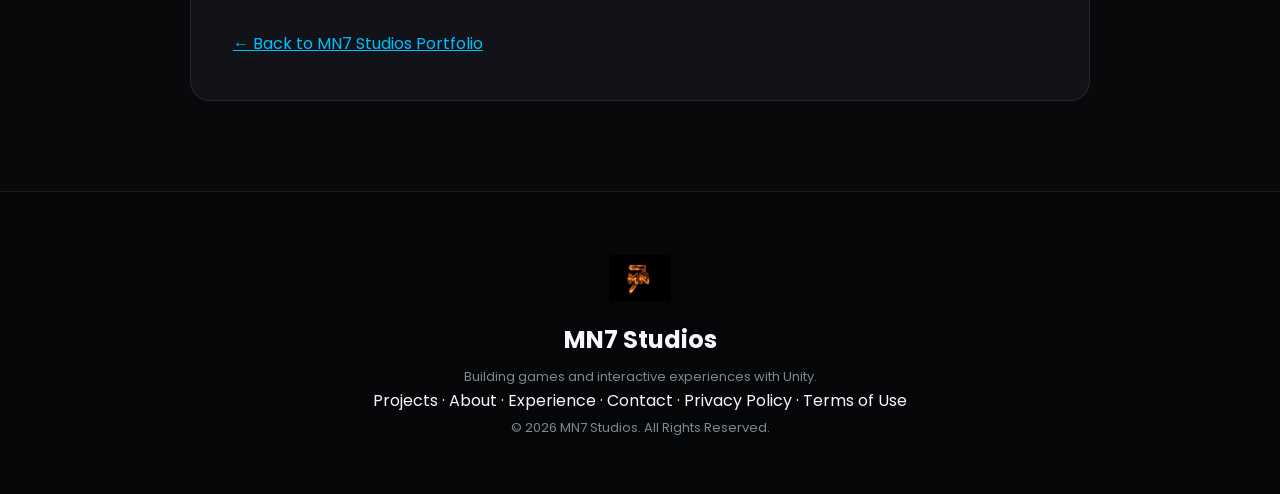
<file: terms.html>
<!DOCTYPE html>
<html lang="en">
<head>
<meta charset="UTF-8">
<meta name="viewport" content="width=device-width, initial-scale=1.0">
<title>Terms of Use | MN7 Studios</title>
<meta name="description" content="Terms of Use for the MN7 Studios website.">
<meta name="robots" content="index, follow">
<link rel="icon" href="assets/images/Company Logo.png">
<link rel="stylesheet" href="style.css">
<link rel="preconnect" href="https://fonts.googleapis.com">
<link rel="preconnect" href="https://fonts.gstatic.com" crossorigin>
<link href="https://fonts.googleapis.com/css2?family=Poppins:wght@300;400;500;600;700;800&display=swap" rel="stylesheet">
<style>
.policy-page{width:min(900px,92%);margin:0 auto;padding:140px 0 90px}
.policy-page .policy-card{background:var(--surface);border:1px solid var(--border);border-radius:20px;padding:42px}
.policy-page h1{font-size:clamp(36px,5vw,52px);line-height:1.1;margin:10px 0 12px}
.policy-page h2{font-size:26px;margin:32px 0 10px}
.policy-page p,.policy-page li{color:var(--muted);line-height:1.85}
.policy-page ul{padding-left:22px}
.policy-page a{color:var(--accent);text-decoration:underline}
.policy-meta{color:var(--muted);font-size:14px;margin-bottom:28px}
.policy-back{margin-top:28px}
@media(max-width:600px){.policy-page{padding-top:110px}.policy-page .policy-card{padding:26px 22px}}
</style>
</head>
<body>
<header>
<nav class="navbar">
<a class="logo" href="index.html" aria-label="MN7 Studios home"><img src="assets/images/Company Logo.png" alt="MN7 Studios"></a>
<ul class="nav-links">
<li><a href="index.html#home">Home</a></li><li><a href="index.html#projects">Projects</a></li><li><a href="index.html#about">About</a></li><li><a href="index.html#skills">Skills</a></li><li><a href="index.html#experience">Experience</a></li><li><a href="index.html#contact">Contact</a></li>
</ul>
<a class="menu-btn" href="index.html" aria-label="Back to portfolio">←</a>
</nav>
</header>
<main class="policy-page">
<div class="policy-card">
<p class="eyebrow">LEGAL</p>
<h1>Terms of Use</h1>
<p class="policy-meta">Last updated: September 19, 2026</p>
<p>These Terms of Use govern your use of the MN7 Studios website at <a href="https://nizam77777.github.io/">https://nizam77777.github.io/</a> ("Website"). By using the Website, you agree to use it lawfully and respectfully.</p>
<h2>1. Website Content</h2>
<p>The Website contains information about MN7 Studios, games, software projects, development work, services, links, images, and other material. Content is provided for general informational and portfolio purposes.</p>
<h2>2. Intellectual Property</h2>
<p>Unless otherwise stated, original Website content, branding, artwork, logos, written material, and other materials created by MN7 Studios remain the property of MN7 Studios or their respective owners. You may not reproduce, redistribute, sell, or modify such material without appropriate permission.</p>
<h2>3. Third-Party Links</h2>
<p>The Website links to third-party services such as GitHub, LinkedIn, Google Play, and itch.io. Those services operate independently and have their own terms and privacy policies. MN7 Studios is not responsible for third-party websites or services.</p>
<h2>4. Accuracy and Availability</h2>
<p>We make reasonable efforts to keep the Website accurate and available, but we do not guarantee that all information will always be complete, current, uninterrupted, or error-free.</p>
<h2>5. Acceptable Use</h2>
<p>You must not use the Website to violate applicable law, interfere with Website operation, attempt unauthorized access, distribute malware, or misuse any links, forms, downloads, or other functionality.</p>
<h2>6. No Professional Advice</h2>
<p>Information on the Website is not professional, legal, financial, or other regulated advice. It is provided for general informational purposes only.</p>
<h2>7. Changes</h2>
<p>We may update these Terms from time to time. The updated version will be posted on this page with a revised date.</p>
<h2>8. Contact</h2>
<p>For questions about these Terms, contact <a href="mailto:mohammednizamkn217@gmail.com">mohammednizamkn217@gmail.com</a>.</p>
<p class="policy-back"><a href="index.html">← Back to MN7 Studios Portfolio</a></p>
</div>
</main>
<footer>
<img src="assets/images/mn7-logo.jpg" alt="MN7 Studios logo">
<h2>MN7 Studios</h2>
<p>Building games and interactive experiences with Unity.</p>
<nav aria-label="Footer navigation">
<a href="index.html#projects">Projects</a> · <a href="index.html#about">About</a> · <a href="index.html#experience">Experience</a> · <a href="index.html#contact">Contact</a> · <a href="privacy-policy.html">Privacy Policy</a> · <a href="terms.html">Terms of Use</a>
</nav>
<p>© 2026 MN7 Studios. All Rights Reserved.</p>
</footer>
</body>
</html>
</file>
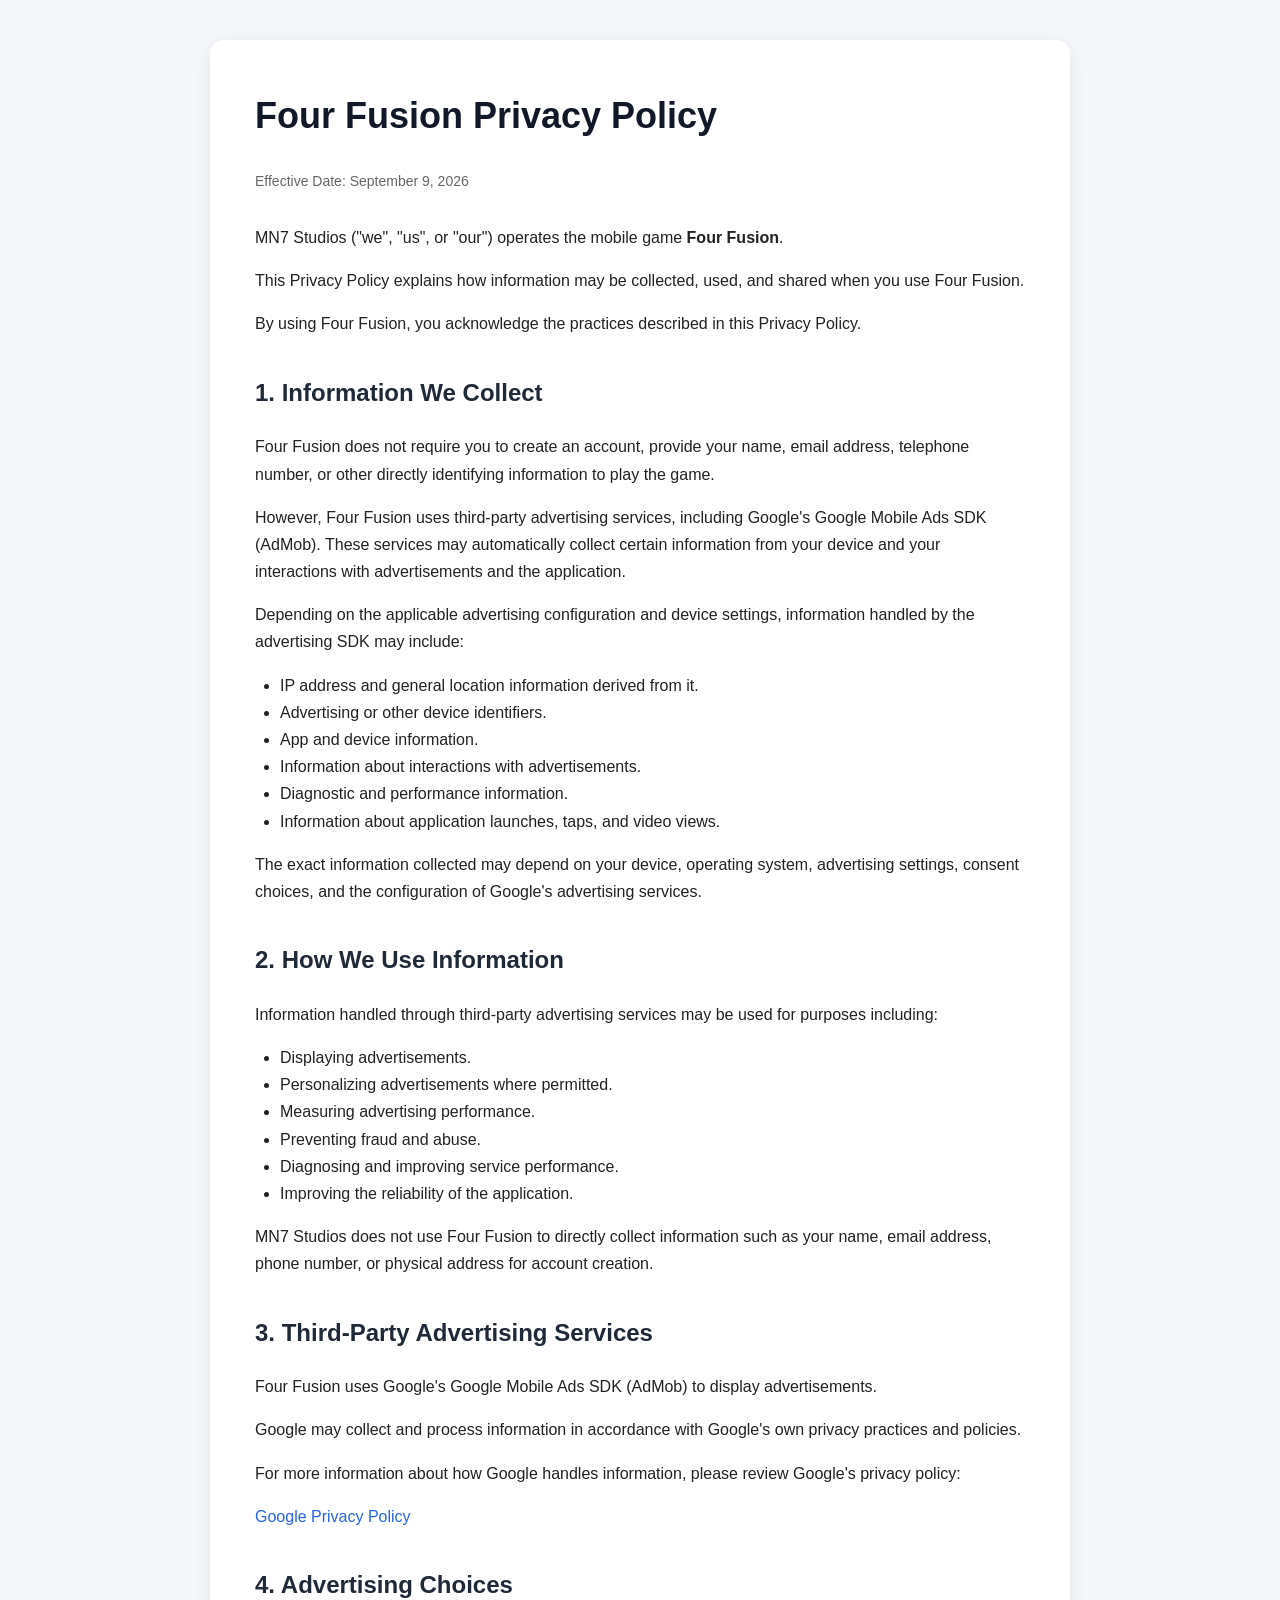
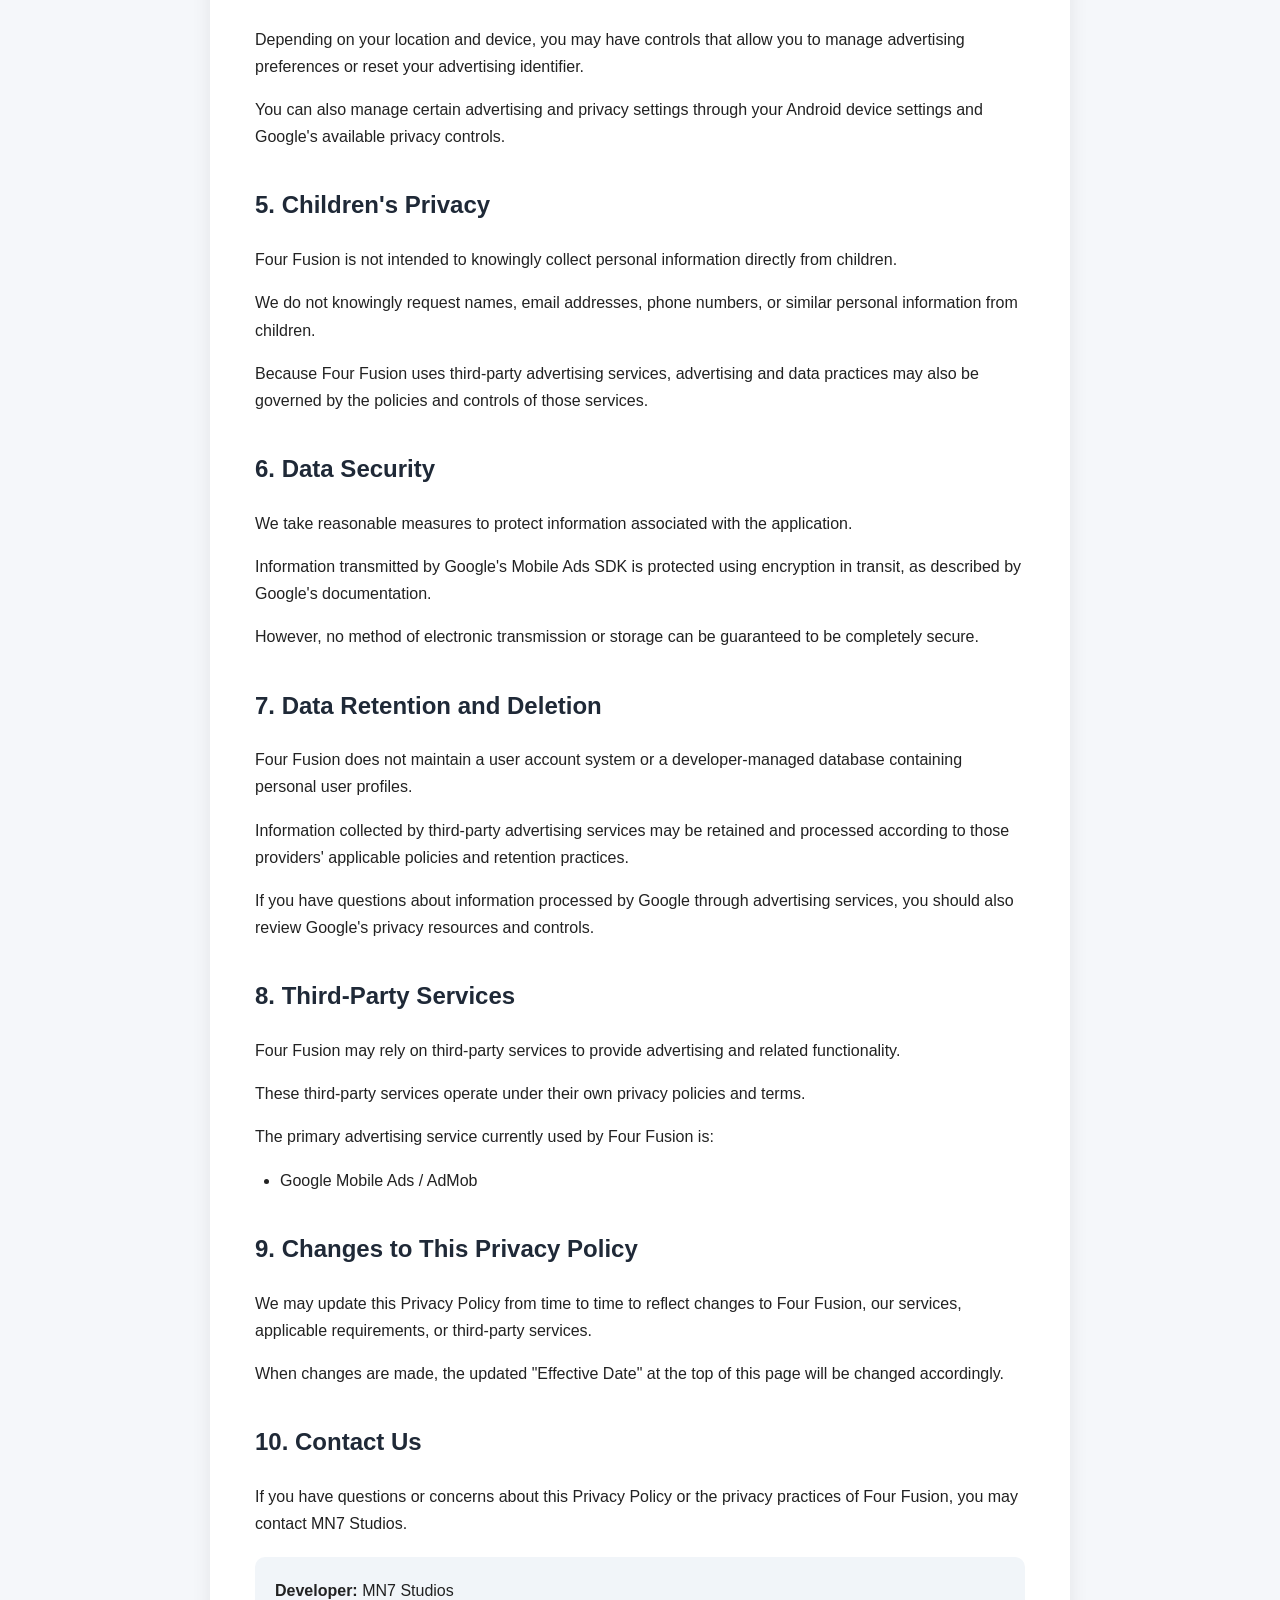
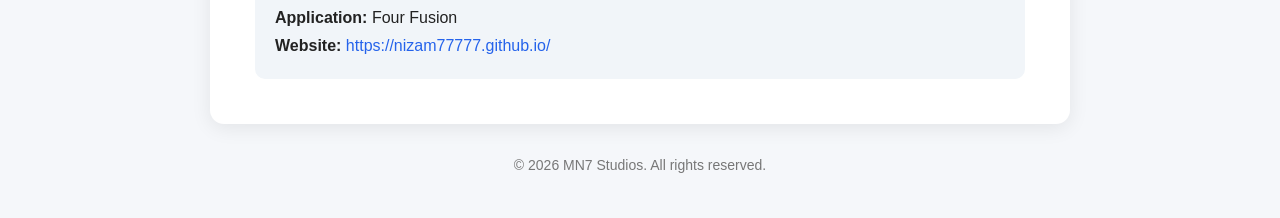
<file: FourFusion/privacy-policy.html>
<!DOCTYPE html>
<html lang="en">
<head>
    <meta charset="UTF-8">
    <meta name="viewport" content="width=device-width, initial-scale=1.0">

    <title>Four Fusion - Privacy Policy</title>

    <meta
        name="description"
        content="Privacy Policy for Four Fusion by MN7 Studios."
    >

    <style>
        * {
            box-sizing: border-box;
        }

        body {
            margin: 0;
            padding: 0;
            font-family: Arial, Helvetica, sans-serif;
            background: #f5f7fa;
            color: #222;
            line-height: 1.7;
        }

        .container {
            max-width: 900px;
            margin: 40px auto;
            padding: 0 20px;
        }

        .card {
            background: #ffffff;
            padding: 45px;
            border-radius: 14px;
            box-shadow: 0 4px 20px rgba(0, 0, 0, 0.08);
        }

        h1 {
            margin-top: 0;
            color: #111827;
            font-size: 36px;
        }

        h2 {
            margin-top: 35px;
            color: #1f2937;
            font-size: 24px;
        }

        p,
        li {
            font-size: 16px;
        }

        ul {
            padding-left: 25px;
        }

        .date {
            color: #666;
            font-size: 14px;
            margin-bottom: 30px;
        }

        .contact {
            background: #f1f5f9;
            padding: 20px;
            border-radius: 10px;
            margin-top: 20px;
        }

        a {
            color: #2563eb;
            text-decoration: none;
        }

        a:hover {
            text-decoration: underline;
        }

        footer {
            text-align: center;
            color: #777;
            font-size: 14px;
            margin-top: 30px;
        }

        @media (max-width: 600px) {
            .container {
                margin: 20px auto;
            }

            .card {
                padding: 25px 20px;
            }

            h1 {
                font-size: 30px;
            }

            h2 {
                font-size: 21px;
            }
        }
    </style>
</head>

<body>

<div class="container">

    <div class="card">

        <h1>Four Fusion Privacy Policy</h1>

        <p class="date">
            Effective Date: September 9, 2026
        </p>

        <p>
            MN7 Studios ("we", "us", or "our") operates the mobile game
            <strong>Four Fusion</strong>.
        </p>

        <p>
            This Privacy Policy explains how information may be collected,
            used, and shared when you use Four Fusion.
        </p>

        <p>
            By using Four Fusion, you acknowledge the practices described
            in this Privacy Policy.
        </p>


        <h2>1. Information We Collect</h2>

        <p>
            Four Fusion does not require you to create an account, provide
            your name, email address, telephone number, or other directly
            identifying information to play the game.
        </p>

        <p>
            However, Four Fusion uses third-party advertising services,
            including Google's Google Mobile Ads SDK (AdMob). These services
            may automatically collect certain information from your device
            and your interactions with advertisements and the application.
        </p>

        <p>
            Depending on the applicable advertising configuration and device
            settings, information handled by the advertising SDK may include:
        </p>

        <ul>
            <li>IP address and general location information derived from it.</li>
            <li>Advertising or other device identifiers.</li>
            <li>App and device information.</li>
            <li>Information about interactions with advertisements.</li>
            <li>Diagnostic and performance information.</li>
            <li>Information about application launches, taps, and video views.</li>
        </ul>

        <p>
            The exact information collected may depend on your device,
            operating system, advertising settings, consent choices, and
            the configuration of Google's advertising services.
        </p>


        <h2>2. How We Use Information</h2>

        <p>
            Information handled through third-party advertising services
            may be used for purposes including:
        </p>

        <ul>
            <li>Displaying advertisements.</li>
            <li>Personalizing advertisements where permitted.</li>
            <li>Measuring advertising performance.</li>
            <li>Preventing fraud and abuse.</li>
            <li>Diagnosing and improving service performance.</li>
            <li>Improving the reliability of the application.</li>
        </ul>

        <p>
            MN7 Studios does not use Four Fusion to directly collect
            information such as your name, email address, phone number,
            or physical address for account creation.
        </p>


        <h2>3. Third-Party Advertising Services</h2>

        <p>
            Four Fusion uses Google's Google Mobile Ads SDK (AdMob) to
            display advertisements.
        </p>

        <p>
            Google may collect and process information in accordance with
            Google's own privacy practices and policies.
        </p>

        <p>
            For more information about how Google handles information,
            please review Google's privacy policy:
        </p>

        <p>
            <a
                href="https://policies.google.com/privacy"
                target="_blank"
                rel="noopener noreferrer"
            >
                Google Privacy Policy
            </a>
        </p>


        <h2>4. Advertising Choices</h2>

        <p>
            Depending on your location and device, you may have controls
            that allow you to manage advertising preferences or reset your
            advertising identifier.
        </p>

        <p>
            You can also manage certain advertising and privacy settings
            through your Android device settings and Google's available
            privacy controls.
        </p>


        <h2>5. Children's Privacy</h2>

        <p>
            Four Fusion is not intended to knowingly collect personal
            information directly from children.
        </p>

        <p>
            We do not knowingly request names, email addresses, phone
            numbers, or similar personal information from children.
        </p>

        <p>
            Because Four Fusion uses third-party advertising services,
            advertising and data practices may also be governed by the
            policies and controls of those services.
        </p>


        <h2>6. Data Security</h2>

        <p>
            We take reasonable measures to protect information associated
            with the application.
        </p>

        <p>
            Information transmitted by Google's Mobile Ads SDK is protected
            using encryption in transit, as described by Google's
            documentation.
        </p>

        <p>
            However, no method of electronic transmission or storage can be
            guaranteed to be completely secure.
        </p>


        <h2>7. Data Retention and Deletion</h2>

        <p>
            Four Fusion does not maintain a user account system or a
            developer-managed database containing personal user profiles.
        </p>

        <p>
            Information collected by third-party advertising services may
            be retained and processed according to those providers'
            applicable policies and retention practices.
        </p>

        <p>
            If you have questions about information processed by Google
            through advertising services, you should also review Google's
            privacy resources and controls.
        </p>


        <h2>8. Third-Party Services</h2>

        <p>
            Four Fusion may rely on third-party services to provide
            advertising and related functionality.
        </p>

        <p>
            These third-party services operate under their own privacy
            policies and terms.
        </p>

        <p>
            The primary advertising service currently used by Four Fusion is:
        </p>

        <ul>
            <li>Google Mobile Ads / AdMob</li>
        </ul>


        <h2>9. Changes to This Privacy Policy</h2>

        <p>
            We may update this Privacy Policy from time to time to reflect
            changes to Four Fusion, our services, applicable requirements,
            or third-party services.
        </p>

        <p>
            When changes are made, the updated "Effective Date" at the top
            of this page will be changed accordingly.
        </p>


        <h2>10. Contact Us</h2>

        <p>
            If you have questions or concerns about this Privacy Policy
            or the privacy practices of Four Fusion, you may contact
            MN7 Studios.
        </p>

        <div class="contact">

            <strong>Developer:</strong> MN7 Studios<br>

            <strong>Application:</strong> Four Fusion<br>

            <strong>Website:</strong>
            <a
                href="https://nizam77777.github.io/"
                target="_blank"
                rel="noopener noreferrer"
            >
                https://nizam77777.github.io/
            </a>

        </div>

    </div>

    <footer>
        © 2026 MN7 Studios. All rights reserved.
    </footer>

</div>

</body>
</html>
</file>
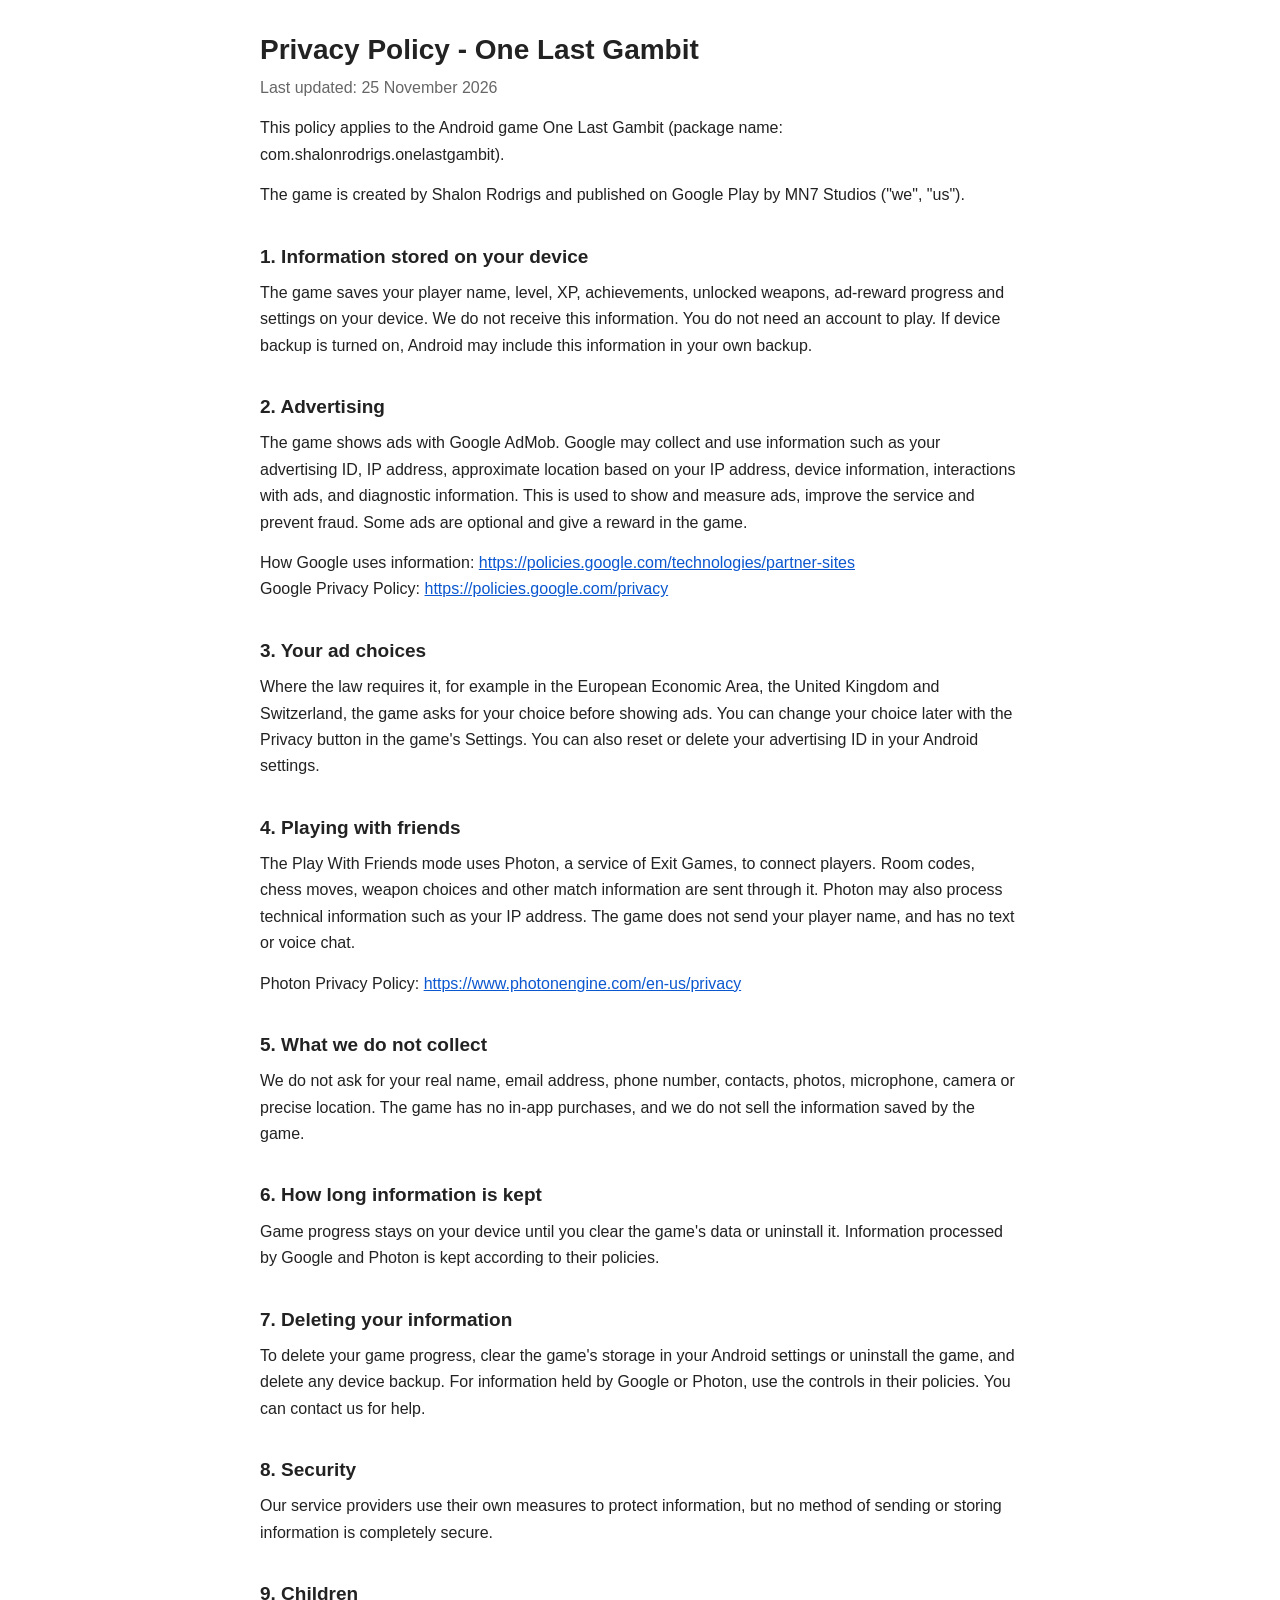
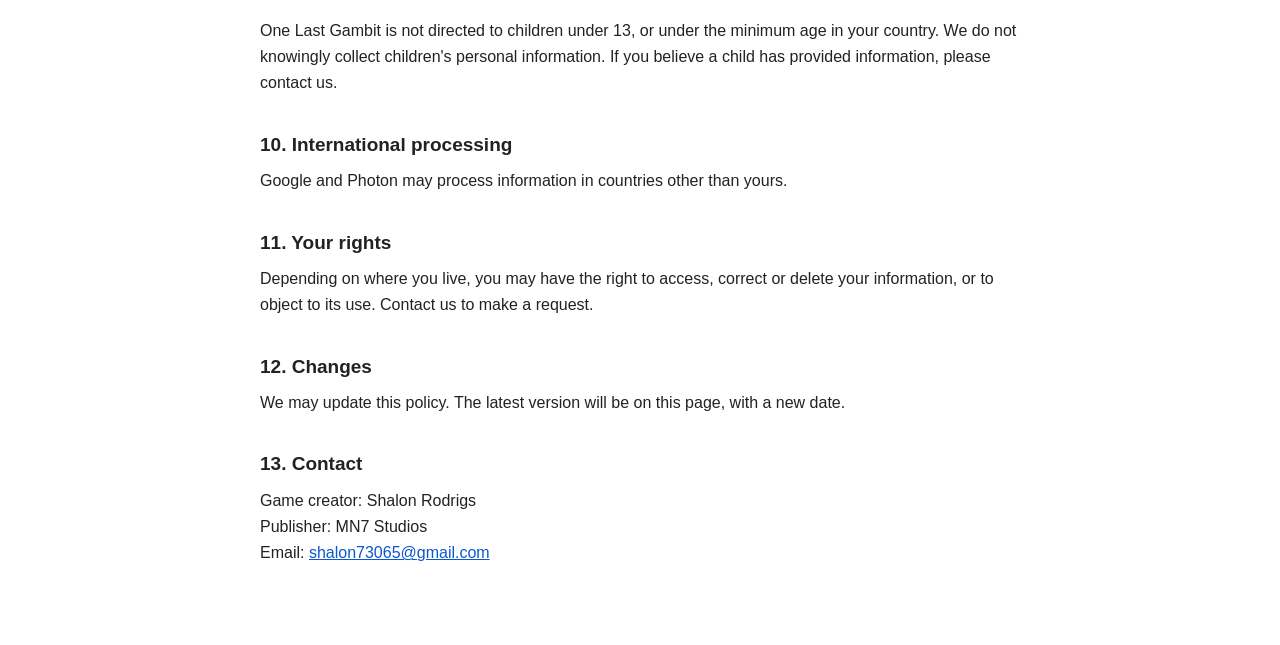
<file: OneLastGambit/one-last-gambit-privacy-policy.html>
<!DOCTYPE html>
<html lang="en">
<head>
<meta charset="utf-8">
<meta name="viewport" content="width=device-width, initial-scale=1">
<title>Privacy Policy - One Last Gambit</title>
<style>
body { margin: 0; background: #fff; color: #222; font: 16px/1.65 Arial, Helvetica, sans-serif; }
main { max-width: 760px; margin: 0 auto; padding: 32px 20px 64px; }
h1 { font-size: 28px; line-height: 1.25; margin: 0 0 8px; }
h2 { font-size: 19px; margin: 32px 0 8px; }
p { margin: 0 0 14px; overflow-wrap: anywhere; }
.date { color: #666; }
a { color: #0b57d0; }
</style>
</head>
<body>
<main>
<h1>Privacy Policy - One Last Gambit</h1>
<p class="date">Last updated: 25 November 2026</p>
<p>This policy applies to the Android game One Last Gambit (package name: com.shalonrodrigs.onelastgambit).</p>
<p>The game is created by Shalon Rodrigs and published on Google Play by MN7 Studios ("we", "us").</p>
<h2>1. Information stored on your device</h2>
<p>The game saves your player name, level, XP, achievements, unlocked weapons, ad-reward progress and settings on your device. We do not receive this information. You do not need an account to play. If device backup is turned on, Android may include this information in your own backup.</p>
<h2>2. Advertising</h2>
<p>The game shows ads with Google AdMob. Google may collect and use information such as your advertising ID, IP address, approximate location based on your IP address, device information, interactions with ads, and diagnostic information. This is used to show and measure ads, improve the service and prevent fraud. Some ads are optional and give a reward in the game.</p>
<p>How Google uses information: <a href="https://policies.google.com/technologies/partner-sites">https://policies.google.com/technologies/partner-sites</a><br>Google Privacy Policy: <a href="https://policies.google.com/privacy">https://policies.google.com/privacy</a></p>
<h2>3. Your ad choices</h2>
<p>Where the law requires it, for example in the European Economic Area, the United Kingdom and Switzerland, the game asks for your choice before showing ads. You can change your choice later with the Privacy button in the game's Settings. You can also reset or delete your advertising ID in your Android settings.</p>
<h2>4. Playing with friends</h2>
<p>The Play With Friends mode uses Photon, a service of Exit Games, to connect players. Room codes, chess moves, weapon choices and other match information are sent through it. Photon may also process technical information such as your IP address. The game does not send your player name, and has no text or voice chat.</p>
<p>Photon Privacy Policy: <a href="https://www.photonengine.com/en-us/privacy">https://www.photonengine.com/en-us/privacy</a></p>
<h2>5. What we do not collect</h2>
<p>We do not ask for your real name, email address, phone number, contacts, photos, microphone, camera or precise location. The game has no in-app purchases, and we do not sell the information saved by the game.</p>
<h2>6. How long information is kept</h2>
<p>Game progress stays on your device until you clear the game's data or uninstall it. Information processed by Google and Photon is kept according to their policies.</p>
<h2>7. Deleting your information</h2>
<p>To delete your game progress, clear the game's storage in your Android settings or uninstall the game, and delete any device backup. For information held by Google or Photon, use the controls in their policies. You can contact us for help.</p>
<h2>8. Security</h2>
<p>Our service providers use their own measures to protect information, but no method of sending or storing information is completely secure.</p>
<h2>9. Children</h2>
<p>One Last Gambit is not directed to children under 13, or under the minimum age in your country. We do not knowingly collect children's personal information. If you believe a child has provided information, please contact us.</p>
<h2>10. International processing</h2>
<p>Google and Photon may process information in countries other than yours.</p>
<h2>11. Your rights</h2>
<p>Depending on where you live, you may have the right to access, correct or delete your information, or to object to its use. Contact us to make a request.</p>
<h2>12. Changes</h2>
<p>We may update this policy. The latest version will be on this page, with a new date.</p>
<h2>13. Contact</h2>
<p>Game creator: Shalon Rodrigs<br>Publisher: MN7 Studios<br>Email: <a href="mailto:shalon73065@gmail.com">shalon73065@gmail.com</a></p>
</main>
</body>
</html>
</file>
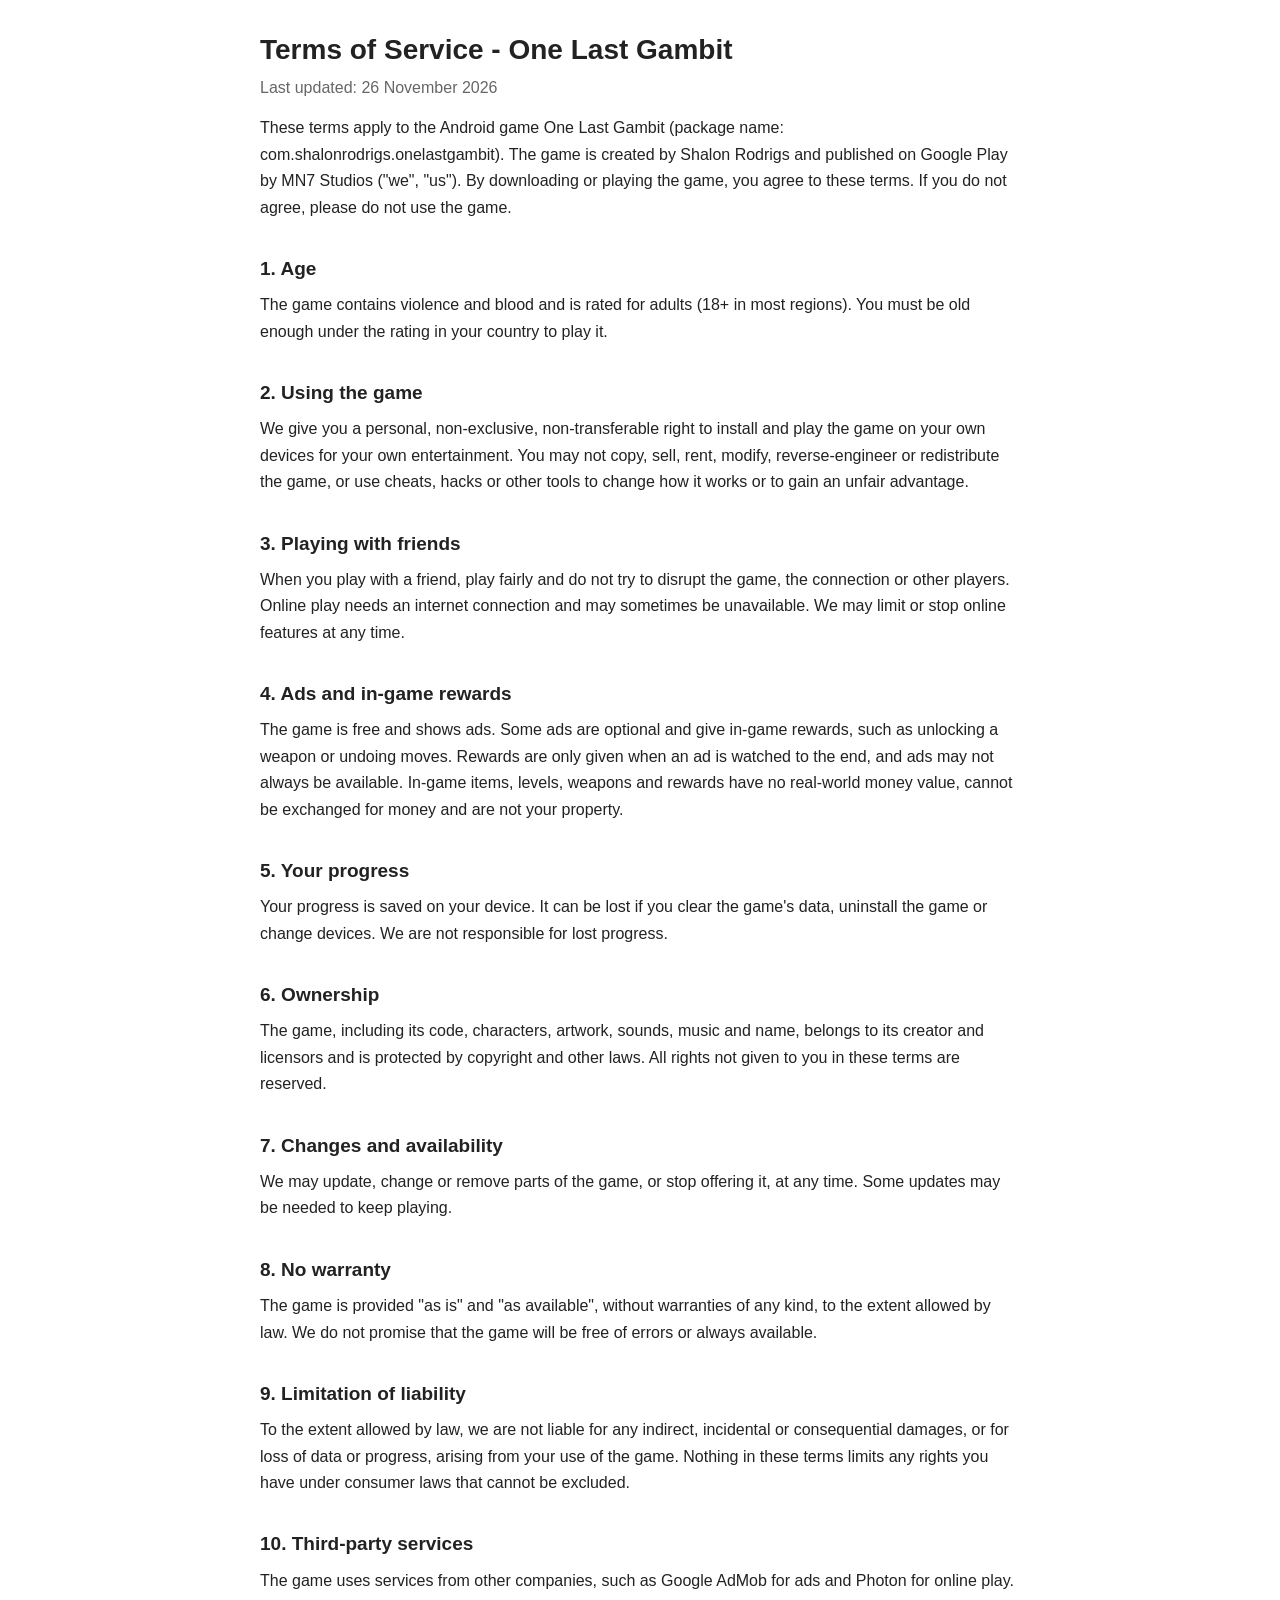
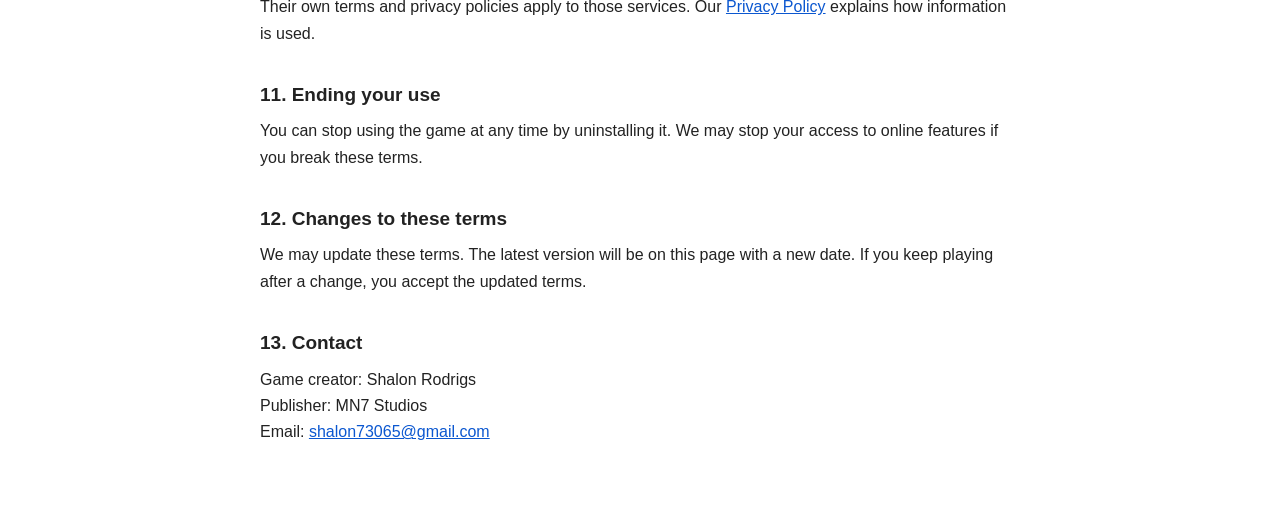
<file: OneLastGambit/one-last-gambit-terms-of-service.html>
<!DOCTYPE html>
<html lang="en">
<head>
<meta charset="utf-8">
<meta name="viewport" content="width=device-width, initial-scale=1">
<title>Terms of Service - One Last Gambit</title>
<style>
body { margin: 0; background: #fff; color: #222; font: 16px/1.65 Arial, Helvetica, sans-serif; }
main { max-width: 760px; margin: 0 auto; padding: 32px 20px 64px; }
h1 { font-size: 28px; line-height: 1.25; margin: 0 0 8px; }
h2 { font-size: 19px; margin: 32px 0 8px; }
p { margin: 0 0 14px; overflow-wrap: anywhere; }
.date { color: #666; }
a { color: #0b57d0; }
</style>
</head>
<body>
<main>
<h1>Terms of Service - One Last Gambit</h1>
<p class="date">Last updated: 26 November 2026</p>
<p>These terms apply to the Android game One Last Gambit (package name: com.shalonrodrigs.onelastgambit). The game is created by Shalon Rodrigs and published on Google Play by MN7 Studios ("we", "us"). By downloading or playing the game, you agree to these terms. If you do not agree, please do not use the game.</p>

<h2>1. Age</h2>
<p>The game contains violence and blood and is rated for adults (18+ in most regions). You must be old enough under the rating in your country to play it.</p>

<h2>2. Using the game</h2>
<p>We give you a personal, non-exclusive, non-transferable right to install and play the game on your own devices for your own entertainment. You may not copy, sell, rent, modify, reverse-engineer or redistribute the game, or use cheats, hacks or other tools to change how it works or to gain an unfair advantage.</p>

<h2>3. Playing with friends</h2>
<p>When you play with a friend, play fairly and do not try to disrupt the game, the connection or other players. Online play needs an internet connection and may sometimes be unavailable. We may limit or stop online features at any time.</p>

<h2>4. Ads and in-game rewards</h2>
<p>The game is free and shows ads. Some ads are optional and give in-game rewards, such as unlocking a weapon or undoing moves. Rewards are only given when an ad is watched to the end, and ads may not always be available. In-game items, levels, weapons and rewards have no real-world money value, cannot be exchanged for money and are not your property.</p>

<h2>5. Your progress</h2>
<p>Your progress is saved on your device. It can be lost if you clear the game's data, uninstall the game or change devices. We are not responsible for lost progress.</p>

<h2>6. Ownership</h2>
<p>The game, including its code, characters, artwork, sounds, music and name, belongs to its creator and licensors and is protected by copyright and other laws. All rights not given to you in these terms are reserved.</p>

<h2>7. Changes and availability</h2>
<p>We may update, change or remove parts of the game, or stop offering it, at any time. Some updates may be needed to keep playing.</p>

<h2>8. No warranty</h2>
<p>The game is provided "as is" and "as available", without warranties of any kind, to the extent allowed by law. We do not promise that the game will be free of errors or always available.</p>

<h2>9. Limitation of liability</h2>
<p>To the extent allowed by law, we are not liable for any indirect, incidental or consequential damages, or for loss of data or progress, arising from your use of the game. Nothing in these terms limits any rights you have under consumer laws that cannot be excluded.</p>

<h2>10. Third-party services</h2>
<p>The game uses services from other companies, such as Google AdMob for ads and Photon for online play. Their own terms and privacy policies apply to those services. Our <a href="one-last-gambit-privacy-policy.html">Privacy Policy</a> explains how information is used.</p>

<h2>11. Ending your use</h2>
<p>You can stop using the game at any time by uninstalling it. We may stop your access to online features if you break these terms.</p>

<h2>12. Changes to these terms</h2>
<p>We may update these terms. The latest version will be on this page with a new date. If you keep playing after a change, you accept the updated terms.</p>

<h2>13. Contact</h2>
<p>Game creator: Shalon Rodrigs<br>Publisher: MN7 Studios<br>Email: <a href="mailto:shalon73065@gmail.com">shalon73065@gmail.com</a></p>
</main>
</body>
</html>
</file>
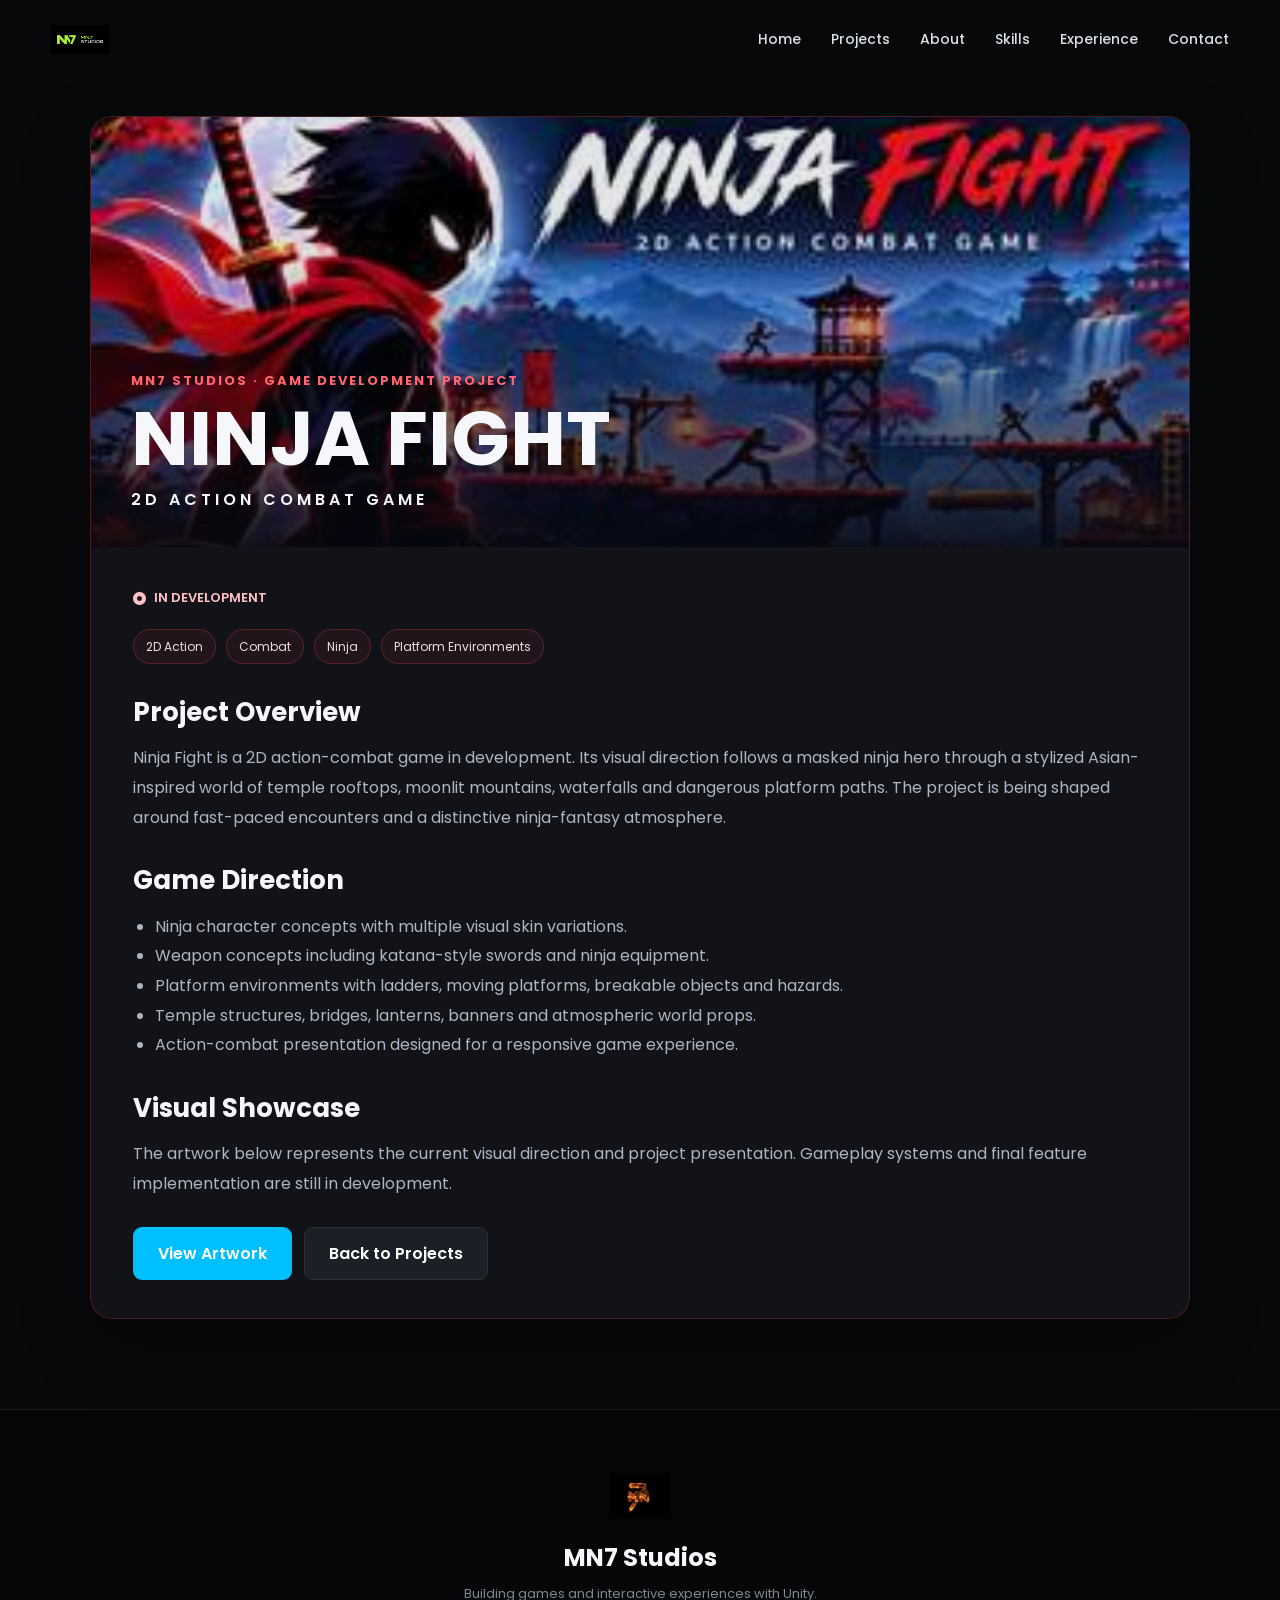
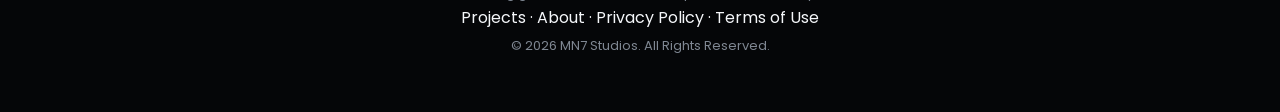
<file: projects/ninja-fight.html>
<!DOCTYPE html>
<html lang="en">
<head>
    <meta charset="UTF-8">
    <meta name="viewport" content="width=device-width, initial-scale=1.0">
    <title>Ninja Fight | MN7 Studios</title>
    <meta name="description" content="Ninja Fight is a 2D action-combat game in development by MN7 Studios, featuring a masked ninja, weapon concepts and stylized platform environments.">
    <meta name="robots" content="index, follow">
    <link rel="icon" href="../assets/images/Company Logo.png">
    <link rel="stylesheet" href="../style.css">
    <link rel="preconnect" href="https://fonts.googleapis.com">
    <link rel="preconnect" href="https://fonts.gstatic.com" crossorigin>
    <link href="https://fonts.googleapis.com/css2?family=Poppins:wght@300;400;500;600;700;800&display=swap" rel="stylesheet">
    <link rel="stylesheet" href="https://cdnjs.cloudflare.com/ajax/libs/font-awesome/6.7.1/css/all.min.css">
    <style>
        .ninja-page{width:min(1100px,92%);margin:auto;padding:116px 0 90px}
        .ninja-shell{overflow:hidden;background:var(--surface);border:1px solid rgba(255,60,75,.24);border-radius:22px;box-shadow:0 25px 70px rgba(0,0,0,.28)}
        .ninja-hero{min-height:430px;display:flex;align-items:flex-end;position:relative;background-image:linear-gradient(90deg,rgba(5,8,18,.10),rgba(5,8,18,.08)),url('../assets/images/ninja-fight-banner.jpg');background-size:cover;background-position:center}
        .ninja-hero:after{content:"";position:absolute;inset:35% 0 0;background:linear-gradient(transparent,rgba(5,7,15,.92))}
        .ninja-title{position:relative;z-index:1;padding:34px 40px;width:100%}
        .ninja-title .eyebrow{color:#ff6672}
        .ninja-title h1{font-size:clamp(42px,7vw,76px);line-height:1;margin:10px 0}
        .ninja-title p:last-child{letter-spacing:4px;font-weight:600}
        .ninja-content{padding:38px 42px}
        .ninja-content h2{font-size:26px;margin:28px 0 10px}
        .ninja-content p,.ninja-content li{color:var(--muted);line-height:1.85}
        .ninja-content ul{padding-left:22px}
        .ninja-meta{display:flex;gap:10px;flex-wrap:wrap;margin:18px 0 25px}
        .ninja-meta span{padding:7px 12px;border:1px solid rgba(255,70,83,.25);background:rgba(255,48,62,.07);border-radius:999px;color:#f1dce0;font-size:12px}
        .ninja-actions{display:flex;gap:12px;flex-wrap:wrap;margin-top:28px}
        .ninja-status{display:inline-flex;align-items:center;gap:8px;color:#ffc1c5;font-size:13px;font-weight:600}
        @media(max-width:650px){.ninja-page{padding-top:100px}.ninja-hero{min-height:310px;background-position:42% center}.ninja-title{padding:25px 22px}.ninja-content{padding:27px 22px}.ninja-title p:last-child{letter-spacing:2px;font-size:12px}.ninja-actions .btn{width:100%}}
    </style>
</head>
<body>
<header>
    <nav class="navbar">
        <a class="logo" href="../index.html#home" aria-label="MN7 Studios home">
            <img src="../assets/images/Company Logo.png" alt="MN7 Studios">
        </a>
        <ul class="nav-links">
            <li><a href="../index.html#home">Home</a></li>
            <li><a href="../index.html#projects">Projects</a></li>
            <li><a href="../about.html">About</a></li>
            <li><a href="../index.html#skills">Skills</a></li>
            <li><a href="../index.html#experience">Experience</a></li>
            <li><a href="../contact.html">Contact</a></li>
        </ul>
        <a class="menu-btn" href="../index.html#projects" aria-label="Back to projects">←</a>
    </nav>
</header>

<main class="ninja-page">
    <article class="ninja-shell">
        <div class="ninja-hero" role="img" aria-label="Ninja Fight artwork: a masked ninja overlooking a moonlit temple combat world">
            <div class="ninja-title">
                <p class="eyebrow">MN7 STUDIOS · GAME DEVELOPMENT PROJECT</p>
                <h1>NINJA FIGHT</h1>
                <p>2D ACTION COMBAT GAME</p>
            </div>
        </div>
        <div class="ninja-content">
            <div class="ninja-status"><i class="fa-solid fa-circle-dot"></i> IN DEVELOPMENT</div>
            <div class="ninja-meta">
                <span>2D Action</span><span>Combat</span><span>Ninja</span><span>Platform Environments</span>
            </div>

            <h2>Project Overview</h2>
            <p>
                Ninja Fight is a 2D action-combat game in development. Its visual direction
                follows a masked ninja hero through a stylized Asian-inspired world of
                temple rooftops, moonlit mountains, waterfalls and dangerous platform paths.
                The project is being shaped around fast-paced encounters and a distinctive
                ninja-fantasy atmosphere.
            </p>

            <h2>Game Direction</h2>
            <ul>
                <li>Ninja character concepts with multiple visual skin variations.</li>
                <li>Weapon concepts including katana-style swords and ninja equipment.</li>
                <li>Platform environments with ladders, moving platforms, breakable objects and hazards.</li>
                <li>Temple structures, bridges, lanterns, banners and atmospheric world props.</li>
                <li>Action-combat presentation designed for a responsive game experience.</li>
            </ul>

            <h2>Visual Showcase</h2>
            <p>
                The artwork below represents the current visual direction and project presentation.
                Gameplay systems and final feature implementation are still in development.
            </p>
            <div class="ninja-actions">
                <a class="btn" href="../assets/images/ninja-fight-banner.jpg" target="_blank" rel="noopener noreferrer">View Artwork</a>
                <a class="btn secondary" href="../index.html#projects">Back to Projects</a>
            </div>
        </div>
    </article>
</main>

<footer>
    <img src="../assets/images/mn7-logo.jpg" alt="MN7 Studios logo">
    <h2>MN7 Studios</h2>
    <p>Building games and interactive experiences with Unity.</p>
    <nav aria-label="Footer navigation">
        <a href="../index.html#projects">Projects</a> ·
        <a href="../about.html">About</a> ·
        <a href="../privacy-policy.html">Privacy Policy</a> ·
        <a href="../terms.html">Terms of Use</a>
    </nav>
    <p>© 2026 MN7 Studios. All Rights Reserved.</p>
</footer>
</body>
</html>
</file>
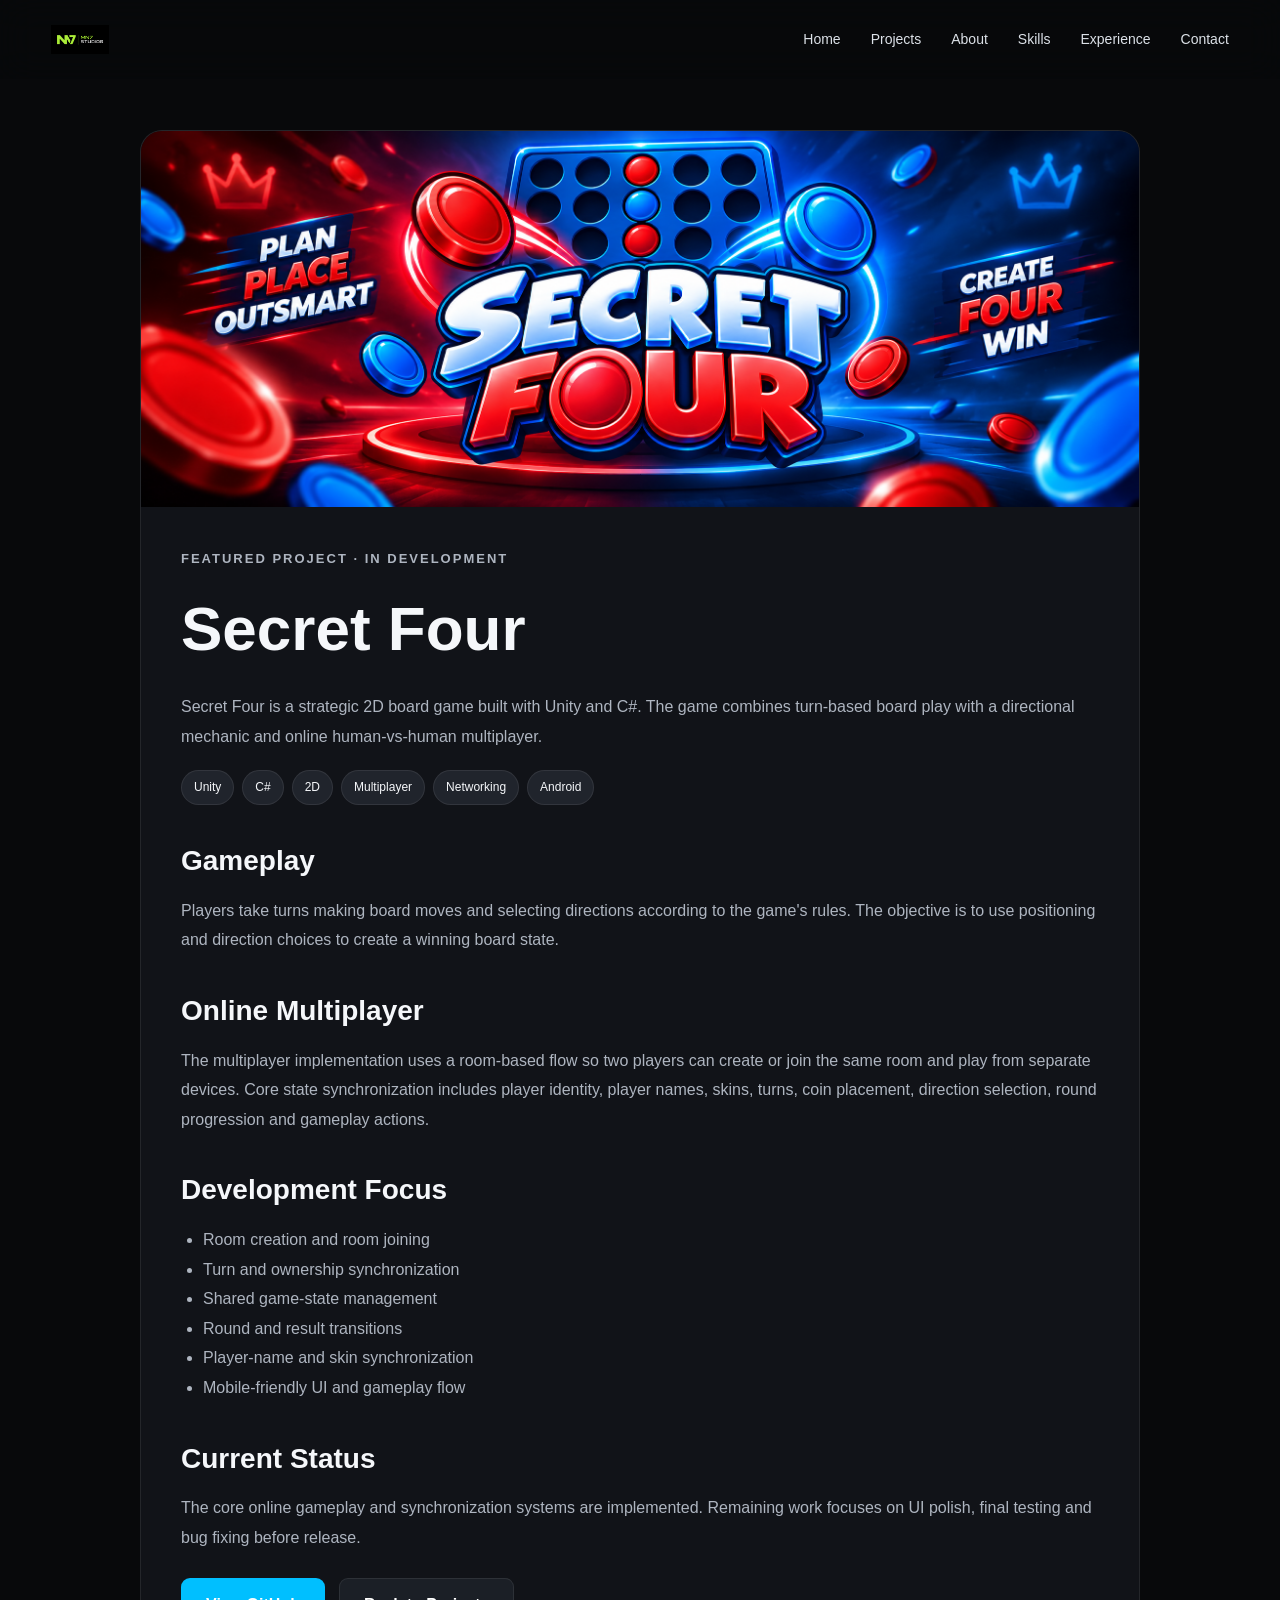
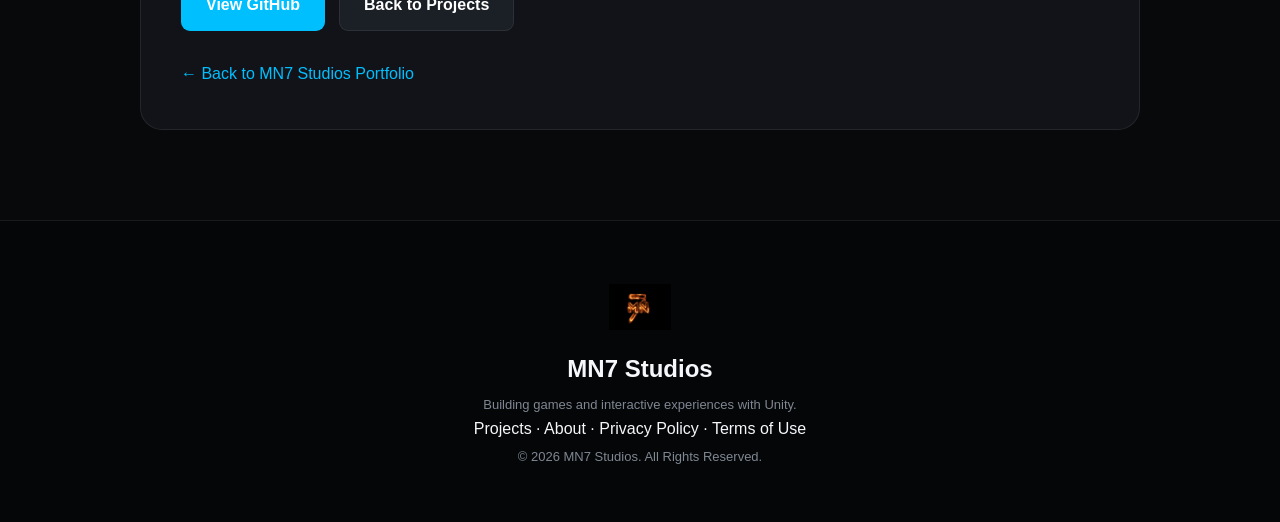
<file: projects/secret-four.html>
<!DOCTYPE html>
<html lang="en"><head><meta charset="UTF-8"><meta name="viewport" content="width=device-width, initial-scale=1.0"><title>Secret Four | MN7 Studios</title><meta name="description" content="Secret Four is a strategic 2D board game by MN7 Studios featuring turn-based directional gameplay and online human-vs-human multiplayer networking."><meta name="robots" content="index, follow"><link rel="icon" href="../assets/images/Company Logo.png"><link rel="stylesheet" href="../style.css"><style>
.project-page{width:min(1000px,92%);margin:auto;padding:130px 0 90px}.hero-card{background:var(--surface);border:1px solid var(--border);border-radius:22px;overflow:hidden}.hero-card img{width:100%;max-height:470px;object-fit:cover}.content{padding:40px}.content h1{font-size:clamp(40px,6vw,62px);margin:8px 0 14px}.content h2{font-size:28px;margin:34px 0 12px}.content p,.content li{color:var(--muted);line-height:1.85}.content ul{padding-left:22px}.tags{display:flex;flex-wrap:wrap;gap:8px;margin:18px 0}.tags span{background:#20242c;border:1px solid var(--border);padding:7px 12px;border-radius:999px;font-size:12px}.actions{display:flex;gap:14px;flex-wrap:wrap;margin-top:25px}.back{margin-top:28px}.back a{color:var(--accent)}@media(max-width:650px){.project-page{padding-top:105px}.content{padding:27px 22px}.actions .btn{width:100%}}
</style></head><body><header><nav class="navbar"><a class="logo" href="../index.html#home"><img src="../assets/images/Company Logo.png" alt="MN7 Studios"></a><ul class="nav-links"><li><a href="../index.html#home">Home</a></li><li><a href="../index.html#projects">Projects</a></li><li><a href="../about.html">About</a></li><li><a href="../index.html#skills">Skills</a></li><li><a href="../index.html#experience">Experience</a></li><li><a href="../contact.html">Contact</a></li></ul><a class="menu-btn" href="../index.html" aria-label="Back to portfolio">←</a></nav></header>
<main class="project-page"><article class="hero-card"><img src="../assets/images/secretfour-banner.png" alt="Secret Four game"><div class="content"><p class="eyebrow">FEATURED PROJECT · IN DEVELOPMENT</p><h1>Secret Four</h1><p>Secret Four is a strategic 2D board game built with Unity and C#. The game combines turn-based board play with a directional mechanic and online human-vs-human multiplayer.</p><div class="tags"><span>Unity</span><span>C#</span><span>2D</span><span>Multiplayer</span><span>Networking</span><span>Android</span></div><h2>Gameplay</h2><p>Players take turns making board moves and selecting directions according to the game's rules. The objective is to use positioning and direction choices to create a winning board state.</p><h2>Online Multiplayer</h2><p>The multiplayer implementation uses a room-based flow so two players can create or join the same room and play from separate devices. Core state synchronization includes player identity, player names, skins, turns, coin placement, direction selection, round progression and gameplay actions.</p><h2>Development Focus</h2><ul><li>Room creation and room joining</li><li>Turn and ownership synchronization</li><li>Shared game-state management</li><li>Round and result transitions</li><li>Player-name and skin synchronization</li><li>Mobile-friendly UI and gameplay flow</li></ul><h2>Current Status</h2><p>The core online gameplay and synchronization systems are implemented. Remaining work focuses on UI polish, final testing and bug fixing before release.</p><div class="actions"><a class="btn" href="https://github.com/NIZAM77777/Secret-Four" target="_blank" rel="noopener noreferrer">View GitHub</a><a class="btn secondary" href="../index.html#projects">Back to Projects</a></div><p class="back"><a href="../index.html">← Back to MN7 Studios Portfolio</a></p></div></article></main>
<footer><img src="../assets/images/mn7-logo.jpg" alt="MN7 Studios logo"><h2>MN7 Studios</h2><p>Building games and interactive experiences with Unity.</p><nav aria-label="Footer navigation"><a href="../index.html#projects">Projects</a> · <a href="../about.html">About</a> · <a href="../privacy-policy.html">Privacy Policy</a> · <a href="../terms.html">Terms of Use</a></nav><p>© 2026 MN7 Studios. All Rights Reserved.</p></footer></body></html>
</file>
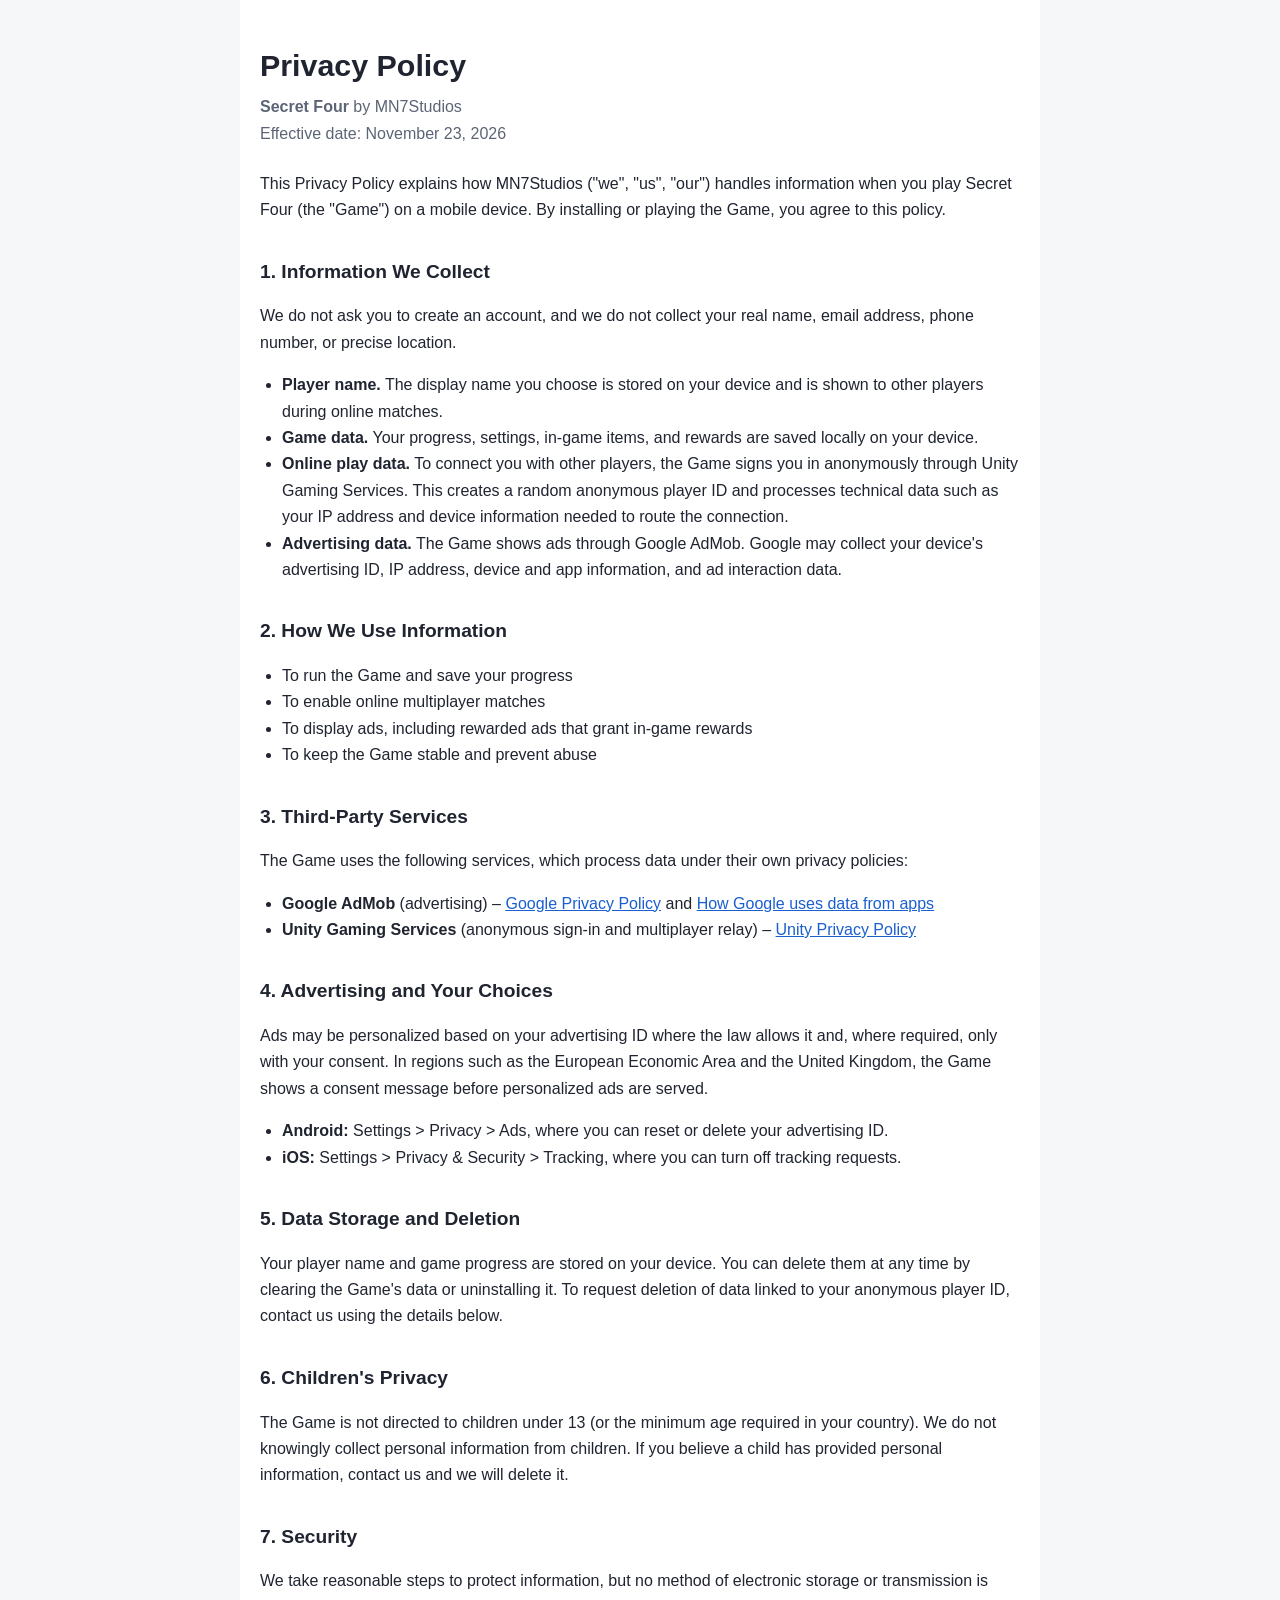
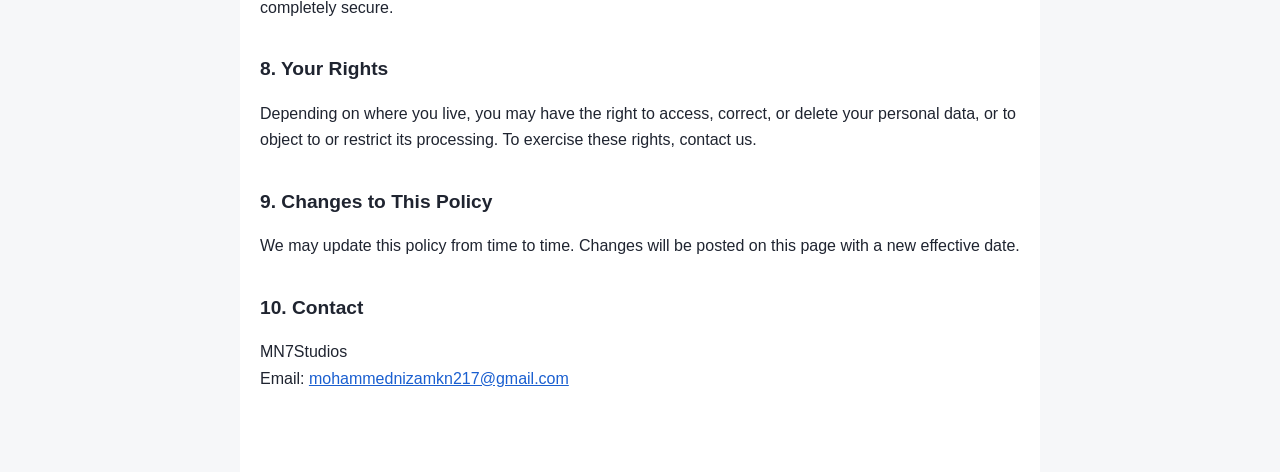
<file: SecretFour/privacy-policy.html>
<!DOCTYPE html>
<html lang="en">
<head>
<meta charset="UTF-8">
<meta name="viewport" content="width=device-width, initial-scale=1.0">
<title>Privacy Policy – Secret Four</title>
<style>
  body { font-family: -apple-system, "Segoe UI", Roboto, Arial, sans-serif; line-height: 1.65; color: #1f2430; background: #f6f7f9; margin: 0; }
  main { max-width: 760px; margin: 0 auto; padding: 40px 20px 64px; background: #fff; }
  h1 { font-size: 1.9rem; margin: 0 0 4px; }
  h2 { font-size: 1.2rem; margin: 32px 0 8px; }
  p, li { font-size: 1rem; }
  .meta { color: #5c6475; margin: 0 0 24px; }
  a { color: #1a5fd0; }
  ul { padding-left: 22px; }
</style>
</head>
<body>
<main>
  <h1>Privacy Policy</h1>
  <p class="meta"><strong>Secret Four</strong> by MN7Studios<br>Effective date: November 23, 2026</p>

  <p>This Privacy Policy explains how MN7Studios ("we", "us", "our") handles information when you play Secret Four (the "Game") on a mobile device. By installing or playing the Game, you agree to this policy.</p>

  <h2>1. Information We Collect</h2>
  <p>We do not ask you to create an account, and we do not collect your real name, email address, phone number, or precise location.</p>
  <ul>
    <li><strong>Player name.</strong> The display name you choose is stored on your device and is shown to other players during online matches.</li>
    <li><strong>Game data.</strong> Your progress, settings, in-game items, and rewards are saved locally on your device.</li>
    <li><strong>Online play data.</strong> To connect you with other players, the Game signs you in anonymously through Unity Gaming Services. This creates a random anonymous player ID and processes technical data such as your IP address and device information needed to route the connection.</li>
    <li><strong>Advertising data.</strong> The Game shows ads through Google AdMob. Google may collect your device's advertising ID, IP address, device and app information, and ad interaction data.</li>
  </ul>

  <h2>2. How We Use Information</h2>
  <ul>
    <li>To run the Game and save your progress</li>
    <li>To enable online multiplayer matches</li>
    <li>To display ads, including rewarded ads that grant in-game rewards</li>
    <li>To keep the Game stable and prevent abuse</li>
  </ul>

  <h2>3. Third-Party Services</h2>
  <p>The Game uses the following services, which process data under their own privacy policies:</p>
  <ul>
    <li><strong>Google AdMob</strong> (advertising) – <a href="https://policies.google.com/privacy">Google Privacy Policy</a> and <a href="https://policies.google.com/technologies/partner-sites">How Google uses data from apps</a></li>
    <li><strong>Unity Gaming Services</strong> (anonymous sign-in and multiplayer relay) – <a href="https://unity.com/legal/privacy-policy">Unity Privacy Policy</a></li>
  </ul>

  <h2>4. Advertising and Your Choices</h2>
  <p>Ads may be personalized based on your advertising ID where the law allows it and, where required, only with your consent. In regions such as the European Economic Area and the United Kingdom, the Game shows a consent message before personalized ads are served.</p>
  <ul>
    <li><strong>Android:</strong> Settings &gt; Privacy &gt; Ads, where you can reset or delete your advertising ID.</li>
    <li><strong>iOS:</strong> Settings &gt; Privacy &amp; Security &gt; Tracking, where you can turn off tracking requests.</li>
  </ul>

  <h2>5. Data Storage and Deletion</h2>
  <p>Your player name and game progress are stored on your device. You can delete them at any time by clearing the Game's data or uninstalling it. To request deletion of data linked to your anonymous player ID, contact us using the details below.</p>

  <h2>6. Children's Privacy</h2>
  <p>The Game is not directed to children under 13 (or the minimum age required in your country). We do not knowingly collect personal information from children. If you believe a child has provided personal information, contact us and we will delete it.</p>

  <h2>7. Security</h2>
  <p>We take reasonable steps to protect information, but no method of electronic storage or transmission is completely secure.</p>

  <h2>8. Your Rights</h2>
  <p>Depending on where you live, you may have the right to access, correct, or delete your personal data, or to object to or restrict its processing. To exercise these rights, contact us.</p>

  <h2>9. Changes to This Policy</h2>
  <p>We may update this policy from time to time. Changes will be posted on this page with a new effective date.</p>

  <h2>10. Contact</h2>
  <p>MN7Studios<br>Email: <a href="mailto:mohammednizamkn217@gmail.com">mohammednizamkn217@gmail.com</a></p>
</main>
</body>
</html>
</file>
<file: style.css>
*{margin:0;padding:0;box-sizing:border-box}
:root{--bg:#08090b;--surface:#111318;--surface2:#171a20;--text:#f5f7fa;--muted:#aeb5c0;--accent:#00bfff;--border:rgba(255,255,255,.08);--max:1180px}
html{scroll-behavior:smooth;scroll-padding-top:90px}
body{font-family:'Poppins',sans-serif;background:var(--bg);color:var(--text);line-height:1.6;overflow-x:hidden}
a{text-decoration:none;color:inherit}
img{max-width:100%;display:block}
button{font:inherit}
header{position:fixed;inset:0 0 auto;background:rgba(8,9,11,.72);backdrop-filter:blur(18px);border-bottom:1px solid transparent;z-index:1000;transition:.3s}
header.scroll{background:rgba(8,9,11,.94);border-bottom-color:var(--border);box-shadow:0 10px 30px rgba(0,0,0,.25)}
.navbar{width:min(var(--max),92%);height:78px;margin:auto;display:flex;align-items:center;justify-content:space-between}
.logo img{width:58px;height:58px;object-fit:contain}
.nav-links{display:flex;gap:30px;align-items:center;list-style:none}
.nav-links a{color:#dce1e8;font-size:14px;font-weight:500;transition:.25s}
.nav-links a:hover{color:var(--accent)}
.menu-btn{display:none;background:none;border:0;color:white;font-size:28px;cursor:pointer}
.hero{min-height:100vh;width:min(var(--max),92%);margin:auto;display:grid;grid-template-columns:1.15fr .85fr;align-items:center;gap:70px;padding:110px 0 70px;position:relative}
.hero:before{content:"";position:absolute;width:480px;height:480px;right:-180px;top:80px;background:var(--accent);filter:blur(180px);opacity:.1;border-radius:50%;pointer-events:none}
.hero-left{position:relative;z-index:1}
.eyebrow,.project-label{color:var(--accent);font-size:13px;font-weight:700;letter-spacing:2px}
.hero h1{font-size:clamp(44px,6vw,76px);line-height:1.05;margin:16px 0}
.hero h2{font-size:clamp(22px,3vw,34px);font-weight:500;color:#d8dde5}
.hero-description{max-width:680px;color:var(--muted);font-size:17px;margin:24px 0 32px}
.hero-buttons,.project-buttons,.studio-links,.contact-actions{display:flex;gap:14px;flex-wrap:wrap;align-items:center}
.btn{display:inline-flex;align-items:center;justify-content:center;background:var(--accent);color:#fff;padding:13px 24px;border-radius:9px;font-weight:600;transition:.25s;border:1px solid transparent}
.btn:hover{transform:translateY(-3px);box-shadow:0 12px 28px rgba(0,191,255,.2)}
.btn.secondary{background:#1b1f26;border-color:var(--border)}
.hero-links{display:flex;gap:22px;margin-top:28px;color:#aeb5c0;font-size:14px}
.hero-links a:hover{color:var(--accent)}
.hero-right{display:flex;justify-content:center}
.hero-image-wrap{width:min(430px,100%);padding:8px;border:1px solid rgba(0,191,255,.35);border-radius:28px;background:linear-gradient(145deg,rgba(0,191,255,.12),rgba(255,255,255,.02));box-shadow:0 0 55px rgba(0,191,255,.15)}
.hero-image-wrap img{width:100%;aspect-ratio:4/5;object-fit:cover;border-radius:21px}
section{width:min(var(--max),92%);margin:auto;padding:110px 0}
.section-title{text-align:center;max-width:780px;margin:0 auto 55px}
.section-title h2{font-size:clamp(34px,5vw,50px);line-height:1.1;margin:10px 0 14px}
.section-title>p:last-child{color:var(--muted)}
.featured-project{display:grid;grid-template-columns:1.1fr .9fr;background:var(--surface);border:1px solid var(--border);border-radius:24px;overflow:hidden;margin-bottom:35px;box-shadow:0 20px 70px rgba(0,0,0,.2)}
.featured-image{min-height:430px;background:#0d0f13}
.featured-image img{width:100%;height:100%;object-fit:cover}
.featured-content{padding:42px}
.featured-logo{width:85px;height:85px;object-fit:contain;margin:18px 0 5px}
.featured-content h3{font-size:38px;margin-bottom:15px}
.featured-content>p{color:var(--muted);line-height:1.8}
.tech{display:flex;flex-wrap:wrap;gap:8px;margin:22px 0}
.tech span,.skill-tags span{background:#20242c;border:1px solid var(--border);padding:7px 12px;border-radius:999px;font-size:12px;color:#dfe5ed}
.project-highlights{display:grid;grid-template-columns:repeat(3,1fr);gap:10px;margin:24px 0}
.project-highlights div{background:#0d0f13;border:1px solid var(--border);padding:13px;border-radius:12px}
.project-highlights strong,.project-highlights span{display:block}
.project-highlights strong{font-size:12px;color:var(--accent)}
.project-highlights span{font-size:12px;color:#b9c0ca;margin-top:4px}
.project-status{display:inline-flex;padding:9px 14px;border:1px solid var(--border);border-radius:8px;color:#b8c0cb;font-size:13px}
.project-grid,.journey-grid,.skills-grid{display:grid;grid-template-columns:repeat(3,1fr);gap:28px}
.project-card,.journey-card,.skill-card{background:var(--surface);border:1px solid var(--border);border-radius:20px;overflow:hidden;transition:.3s}
.project-card:hover,.journey-card:hover,.skill-card:hover{transform:translateY(-7px);border-color:rgba(0,191,255,.35);box-shadow:0 20px 50px rgba(0,0,0,.25)}
.project-card>img,.journey-card>img{width:100%;aspect-ratio:16/9;object-fit:cover}
.project-content,.journey-content{padding:25px}
.project-logo{width:68px!important;height:68px;object-fit:contain;margin-bottom:10px}
.project-content h3,.journey-content h3{font-size:25px;margin-bottom:10px}
.project-content p,.journey-content p{color:var(--muted);line-height:1.75;font-size:14px}
.project-buttons{margin-top:20px}
.about-layout{display:grid;grid-template-columns:1.35fr .65fr;gap:60px;align-items:start}
.about-content h3{font-size:30px;line-height:1.3;margin-bottom:20px}
.about-content p{color:var(--muted);margin-bottom:18px;line-height:1.85}
.about-highlights{display:grid;gap:14px}
.mini-card{background:var(--surface);border:1px solid var(--border);border-radius:15px;padding:22px}
.mini-card strong,.mini-card span{display:block}
.mini-card strong{font-size:25px;color:var(--accent)}
.mini-card span{font-size:13px;color:var(--muted);margin-top:3px}
.skills-grid{grid-template-columns:repeat(2,1fr)}
.skill-card{padding:30px}
.skill-card i{font-size:36px;color:var(--accent);margin-bottom:18px}
.skill-card h3{font-size:23px;margin-bottom:18px}
.skill-tags{display:flex;flex-wrap:wrap;gap:8px}
.learning-strip{margin-top:25px;padding:18px 22px;border:1px solid var(--border);border-radius:14px;color:var(--muted);background:#0d0f13;font-size:14px}
.learning-strip strong{color:var(--text)}
.experience{padding-top:90px}
.timeline{max-width:900px;margin:auto}
.timeline-item{position:relative;background:var(--surface);border:1px solid var(--border);border-left:4px solid var(--accent);padding:26px 30px;margin-bottom:18px;border-radius:12px}
.timeline-item span{color:var(--accent);font-size:13px;font-weight:700}
.timeline-item h3{font-size:22px;margin:7px 0}
.timeline-item p{color:var(--muted)}
.studio{width:min(var(--max),92%);padding-top:20px}
.studio-inner{display:grid;grid-template-columns:.8fr 1.2fr;align-items:center;gap:55px;background:linear-gradient(135deg,#111820,#0e1015);border:1px solid var(--border);border-radius:24px;padding:45px}
.studio-inner>img{width:100%;max-height:260px;object-fit:contain}
.studio-inner h2{font-size:42px;margin:10px 0}
.studio-inner p:not(.eyebrow){color:var(--muted);line-height:1.8;margin-bottom:24px}
.journey-grid{grid-template-columns:repeat(2,1fr)}
.journey-content .btn{margin-top:18px}
.contact{padding-bottom:120px}
.contact-panel{text-align:center;background:var(--surface);border:1px solid var(--border);border-radius:24px;padding:70px 30px}
.contact-panel h2{font-size:clamp(36px,5vw,52px);margin:10px 0}
.contact-panel>p:not(.eyebrow){color:var(--muted);max-width:650px;margin:0 auto 28px}
.contact-actions{justify-content:center}
.contact-icons{display:flex;justify-content:center;gap:14px;margin-top:30px}
.contact-icons a{width:52px;height:52px;border:1px solid var(--border);background:#171a20;border-radius:50%;display:grid;place-items:center;font-size:20px;transition:.25s}
.contact-icons a:hover{background:var(--accent);transform:translateY(-3px)}
footer{background:#050608;border-top:1px solid var(--border);padding:45px 20px;text-align:center}
footer img{width:62px;height:62px;object-fit:contain;margin:0 auto 12px}
footer h2{margin-bottom:7px}
footer p{color:#7f8792;font-size:13px;margin-top:5px}
#topBtn{position:fixed;right:24px;bottom:24px;width:48px;height:48px;border:1px solid rgba(255,255,255,.12);border-radius:50%;background:var(--accent);color:white;font-size:20px;cursor:pointer;opacity:0;visibility:hidden;transition:.25s;z-index:900}
#topBtn.visible{opacity:1;visibility:visible}
.hidden{opacity:0;transform:translateY(35px);transition:opacity .7s ease,transform .7s ease}
.show{opacity:1;transform:none}
@media(max-width:1000px){
 .nav-links{gap:18px}
 .hero{grid-template-columns:1fr;text-align:center;padding-top:130px}
 .hero-left{display:flex;flex-direction:column;align-items:center}
 .hero-description{max-width:700px}
 .hero-right{order:-1}
 .hero-image-wrap{width:300px}
 .featured-project{grid-template-columns:1fr}
 .featured-image{min-height:320px}
 .project-grid{grid-template-columns:repeat(2,1fr)}
 .about-layout{grid-template-columns:1fr}
 .about-content{text-align:center}
 .about-highlights{grid-template-columns:repeat(2,1fr)}
 .studio-inner{grid-template-columns:1fr;text-align:center}
 .studio-links{justify-content:center}
}
@media(max-width:720px){
 section{padding:80px 0}
 .navbar{height:70px}
 .nav-links{display:none;position:absolute;top:70px;left:0;width:100%;background:#0b0c0f;border-bottom:1px solid var(--border);padding:18px;flex-direction:column;text-align:center;gap:18px}
 .nav-links.active{display:flex}
 .menu-btn{display:block}
 .hero h1{font-size:42px}
 .hero h2{font-size:22px}
 .hero-description{font-size:15px}
 .hero-buttons{justify-content:center}
 .hero-links{justify-content:center;flex-wrap:wrap}
 .project-grid,.skills-grid,.journey-grid{grid-template-columns:1fr}
 .featured-content{padding:28px}
 .featured-content h3{font-size:31px}
 .project-highlights{grid-template-columns:1fr}
 .about-highlights{grid-template-columns:1fr 1fr}
 .studio-inner{padding:28px 22px}
}
@media(max-width:480px){
 .navbar{width:90%}
 .logo img{width:50px;height:50px}
 .hero{width:90%}
 .hero h1{font-size:36px}
 .hero-image-wrap{width:250px}
 .btn{width:100%;padding:13px 18px}
 .hero-links{gap:14px}
 .about-highlights{grid-template-columns:1fr}
 .contact-panel{padding:50px 20px}
 .contact-actions{display:grid}
 .contact-icons a{width:46px;height:46px}
}

/* Contact phone */
.contact-phone {
    margin: 18px 0 8px;
    display: flex;
    justify-content: center;
}

.contact-phone a {
    display: inline-flex;
    align-items: center;
    gap: 10px;
    padding: 11px 18px;
    border: 1px solid rgba(255, 255, 255, 0.14);
    border-radius: 12px;
    color: inherit;
    text-decoration: none;
    font-size: 1rem;
    font-weight: 600;
    letter-spacing: 0.2px;
    background: rgba(255, 255, 255, 0.04);
    transition: transform 0.2s ease, border-color 0.2s ease, background 0.2s ease;
}

.contact-phone a::before {
    content: "\260E";
    font-size: 1.05rem;
}

.contact-phone a:hover {
    transform: translateY(-2px);
    border-color: currentColor;
    background: rgba(255, 255, 255, 0.08);
}

@media (max-width: 600px) {
    .contact-phone {
        margin-top: 16px;
    }

    .contact-phone a {
        width: min(100%, 260px);
        justify-content: center;
    }
}



/* ===== FINAL PORTFOLIO POLISH ===== */
body {
    -webkit-font-smoothing: antialiased;
    text-rendering: optimizeLegibility;
}

.navbar {
    min-width: 0;
}

.nav-links a {
    position: relative;
    padding: 8px 0;
}

.nav-links a::after {
    content: "";
    position: absolute;
    left: 0;
    right: 100%;
    bottom: 1px;
    height: 2px;
    background: var(--accent);
    transition: right .25s ease;
}

.nav-links a:hover::after {
    right: 0;
}

.hero {
    min-height: 100svh;
}

.hero-left {
    max-width: 760px;
}

.hero-buttons .btn,
.project-buttons .btn,
.studio-links .btn,
.contact-actions .btn {
    min-height: 48px;
}

.hero-links a {
    padding: 5px 0;
}

.section-title > p:last-child {
    max-width: 680px;
    margin-left: auto;
    margin-right: auto;
    line-height: 1.75;
}

.featured-project {
    align-items: stretch;
}

.featured-content {
    display: flex;
    flex-direction: column;
    justify-content: center;
}

.featured-content .project-buttons {
    margin-top: auto;
    padding-top: 4px;
}

.project-grid,
.journey-grid {
    align-items: stretch;
}

.project-card,
.journey-card {
    display: flex;
    flex-direction: column;
}

.project-content,
.journey-content {
    display: flex;
    flex-direction: column;
    height: 100%;
}

.project-content p,
.journey-content p {
    flex: 1;
}

.project-buttons {
    align-items: center;
}

.skills-grid {
    align-items: stretch;
}

.skill-card {
    height: 100%;
}

.timeline-item {
    padding: 28px 30px;
}

.studio {
    margin-top: 0;
    padding-bottom: 110px;
}

.studio-inner {
    min-height: 300px;
}

.contact-panel {
    max-width: 100%;
    margin: auto;
}

.contact-phone {
    margin: 24px 0 0;
}

.contact-phone a {
    color: var(--text);
    border-color: rgba(0, 191, 255, .22);
    background: rgba(0, 191, 255, .06);
    box-shadow: 0 8px 24px rgba(0, 0, 0, .14);
}

.contact-phone a::before {
    color: var(--accent);
}

.contact-phone a:hover {
    color: var(--accent);
    border-color: rgba(0, 191, 255, .55);
    background: rgba(0, 191, 255, .10);
}

.contact-icons {
    margin-top: 22px;
}

footer {
    padding-top: 55px;
    padding-bottom: 55px;
}

footer img {
    border-radius: 10px;
}

@media (max-width: 1000px) {
    .hero {
        min-height: auto;
        padding-top: 135px;
    }

    .featured-content {
        display: block;
    }

    .featured-content .project-buttons {
        margin-top: 20px;
        padding-top: 0;
    }
}

@media (max-width: 720px) {
    .navbar {
        width: 90%;
    }

    section {
        padding: 90px 0;
    }

    .section-title {
        margin-bottom: 40px;
    }

    .featured-image {
        min-height: 260px;
    }

    .featured-content {
        padding: 30px 24px;
    }

    .project-content,
    .journey-content {
        padding: 22px;
    }

    .studio {
        padding-bottom: 90px;
    }

    .studio-inner {
        min-height: 0;
    }

    .contact-panel {
        padding: 55px 22px;
    }
}

@media (max-width: 480px) {
    section {
        padding: 75px 0;
    }

    .hero {
        padding-top: 110px;
    }

    .hero-buttons .btn,
    .contact-actions .btn {
        width: 100%;
    }

    .hero-links {
        gap: 18px;
    }

    .featured-image {
        min-height: 220px;
    }

    .project-highlights {
        gap: 8px;
    }

    .contact-phone a {
        width: 100%;
        max-width: 270px;
        justify-content: center;
    }
}


/* Featured project proportions */
.featured-project {
    grid-template-columns: minmax(0, 1fr) minmax(0, 0.92fr);
}

.featured-image {
    min-height: 360px;
    max-height: 400px;
}

.featured-image img {
    object-position: center;
}

@media (max-width: 1000px) {
    .featured-image {
        min-height: 300px;
        max-height: 360px;
    }
}

@media (max-width: 720px) {
    .featured-image {
        min-height: 240px;
        max-height: 300px;
    }
}


/* Main project cards: keep every game visually consistent */
.project-grid-main {
    grid-template-columns: repeat(4, minmax(0, 1fr));
    align-items: stretch;
}

.project-grid-main .project-card {
    min-width: 0;
}

.project-grid-main .project-content {
    padding: 22px;
}

.project-grid-main .project-content h3 {
    font-size: 22px;
    margin-bottom: 9px;
}

.project-grid-main .project-content p {
    font-size: 13px;
    line-height: 1.65;
}

.project-grid-main .project-logo {
    width: 58px !important;
    height: 58px;
}

.project-grid-main .project-label {
    display: block;
    margin-bottom: 8px;
    font-size: 11px;
}

.project-grid-main .tech {
    gap: 6px;
    margin: 16px 0;
}

.project-grid-main .tech span {
    padding: 6px 9px;
    font-size: 11px;
}

.project-grid-main .project-buttons {
    gap: 8px;
}

.project-grid-main .project-buttons .btn {
    padding: 10px 14px;
    font-size: 13px;
}

.project-grid-main .project-status {
    padding: 8px 10px;
    font-size: 11px;
}

@media (max-width: 1050px) {
    .project-grid-main {
        grid-template-columns: repeat(2, minmax(0, 1fr));
    }
}

@media (max-width: 600px) {
    .project-grid-main {
        grid-template-columns: 1fr;
    }
}


/* Hero development highlights */
.hero-stats {
    display: flex;
    flex-wrap: wrap;
    gap: 12px;
    margin-top: 28px;
}

.hero-stats div {
    min-width: 135px;
    padding: 13px 16px;
    border: 1px solid var(--border);
    border-radius: 12px;
    background: rgba(255,255,255,.025);
}

.hero-stats strong,
.hero-stats span {
    display: block;
}

.hero-stats strong {
    color: var(--accent);
    font-size: 17px;
    line-height: 1.25;
}

.hero-stats span {
    color: var(--muted);
    font-size: 11px;
    margin-top: 3px;
}

@media (max-width: 1000px) {
    .hero-stats {
        justify-content: center;
    }
}

@media (max-width: 480px) {
    .hero-stats {
        width: 100%;
        display: grid;
        grid-template-columns: 1fr;
    }

    .hero-stats div {
        width: 100%;
    }
}


/* Unified project-card layout */
.project-grid-main {
    align-items: stretch;
    gap: 24px;
}

.project-grid-main .project-card {
    display: flex;
    flex-direction: column;
    height: 100%;
    min-width: 0;
}

.project-grid-main .project-card > img {
    display: block;
    width: 100%;
    aspect-ratio: 16 / 9;
    height: auto;
    object-fit: cover;
    background: #0b0d12;
}

.project-grid-main .project-content {
    display: flex;
    flex: 1;
    flex-direction: column;
    min-height: 365px;
    padding: 24px;
}

.project-grid-main .project-content h3 {
    min-height: 1.4em;
    margin: 0 0 10px;
    font-size: 22px;
}

.project-grid-main .project-content p {
    flex: 1 0 auto;
    min-height: 7.5em;
    margin: 0;
    font-size: 13px;
    line-height: 1.65;
}

.project-grid-main .project-content .tech {
    display: flex;
    flex-wrap: wrap;
    align-content: flex-start;
    gap: 7px;
    min-height: 76px;
    margin: 18px 0;
}

.project-grid-main .project-content .tech span {
    padding: 7px 10px;
    font-size: 11px;
}

.project-grid-main .project-buttons {
    display: flex;
    flex-direction: column;
    align-items: stretch;
    gap: 10px;
    margin-top: auto;
    padding-top: 4px;
}

.project-grid-main .project-actions {
    display: flex;
    flex-wrap: wrap;
    align-items: flex-start;
    gap: 8px;
    min-height: 44px;
}

.project-grid-main .project-buttons .btn {
    display: inline-flex;
    align-items: center;
    justify-content: center;
    min-height: 44px;
    padding: 10px 14px;
    border: 1px solid var(--border);
    border-radius: 9px;
    background: #1b1f26;
    color: #fff;
    font-size: 13px;
    font-weight: 600;
}

.project-grid-main .project-buttons .btn:hover {
    border-color: var(--accent);
    background: var(--accent);
    color: #fff;
}

.project-grid-main .project-status {
    display: flex;
    align-items: center;
    width: 100%;
    min-height: 34px;
    padding: 9px 0 0;
    border: 0;
    border-top: 1px solid var(--border);
    border-radius: 0;
    color: #aeb8c6;
    font-size: 12px;
}

@media (max-width: 1050px) {
    .project-grid-main .project-content {
        min-height: 340px;
    }
}

@media (max-width: 600px) {
    .project-grid-main {
        grid-template-columns: 1fr;
    }

    .project-grid-main .project-content {
        min-height: 0;
        padding: 22px;
    }

    .project-grid-main .project-content p {
        min-height: 0;
    }

    .project-grid-main .project-content .tech {
        min-height: 0;
    }
}


/* Highlight the only two games currently published on Google Play */
.project-grid-main .project-buttons .playstore-btn {
    position: relative;
    background: linear-gradient(135deg, #168b48, #21b85a);
    border-color: rgba(52, 211, 112, .7);
    color: #fff;
    box-shadow: 0 0 0 1px rgba(52, 211, 112, .12), 0 7px 22px rgba(33, 184, 90, .22);
}

.project-grid-main .project-buttons .playstore-btn:hover {
    background: linear-gradient(135deg, #20a957, #2bd66b);
    border-color: #55e58a;
    box-shadow: 0 10px 28px rgba(33, 184, 90, .34);
    transform: translateY(-2px);
}
</file>
